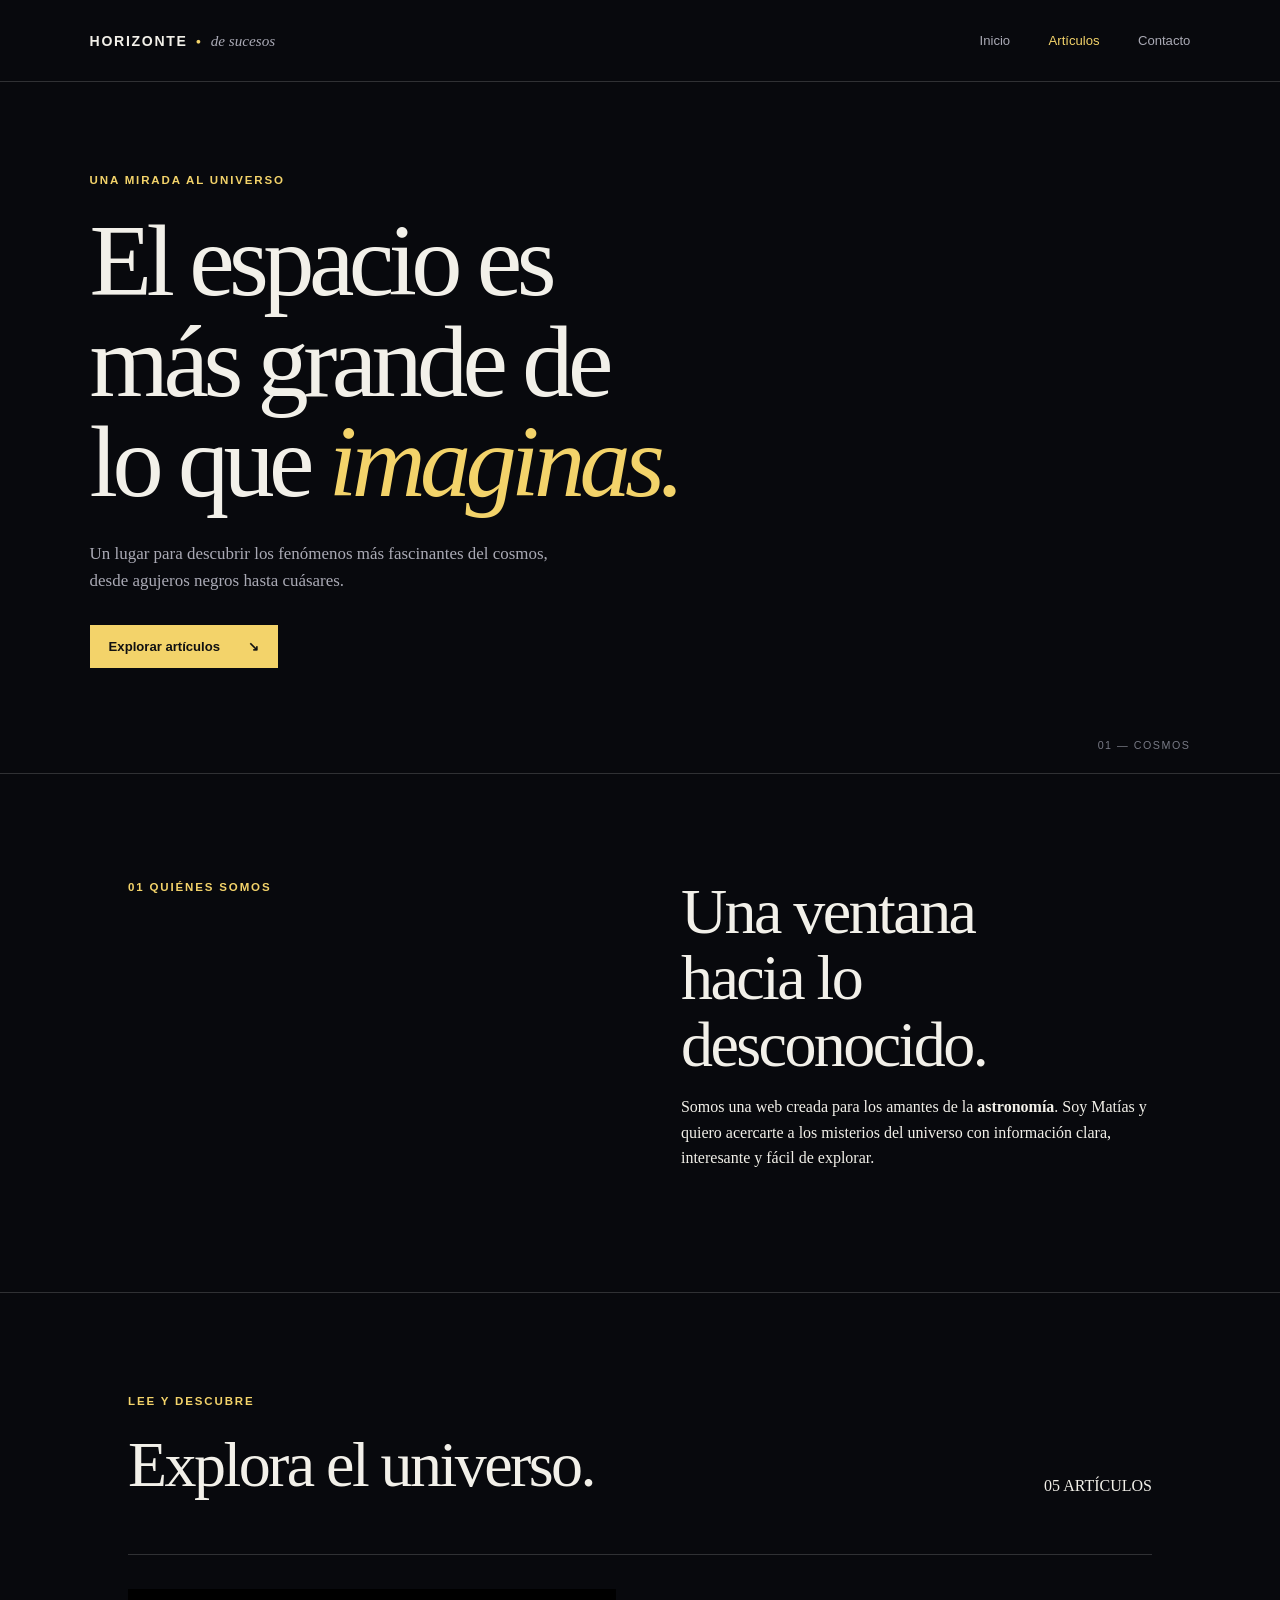
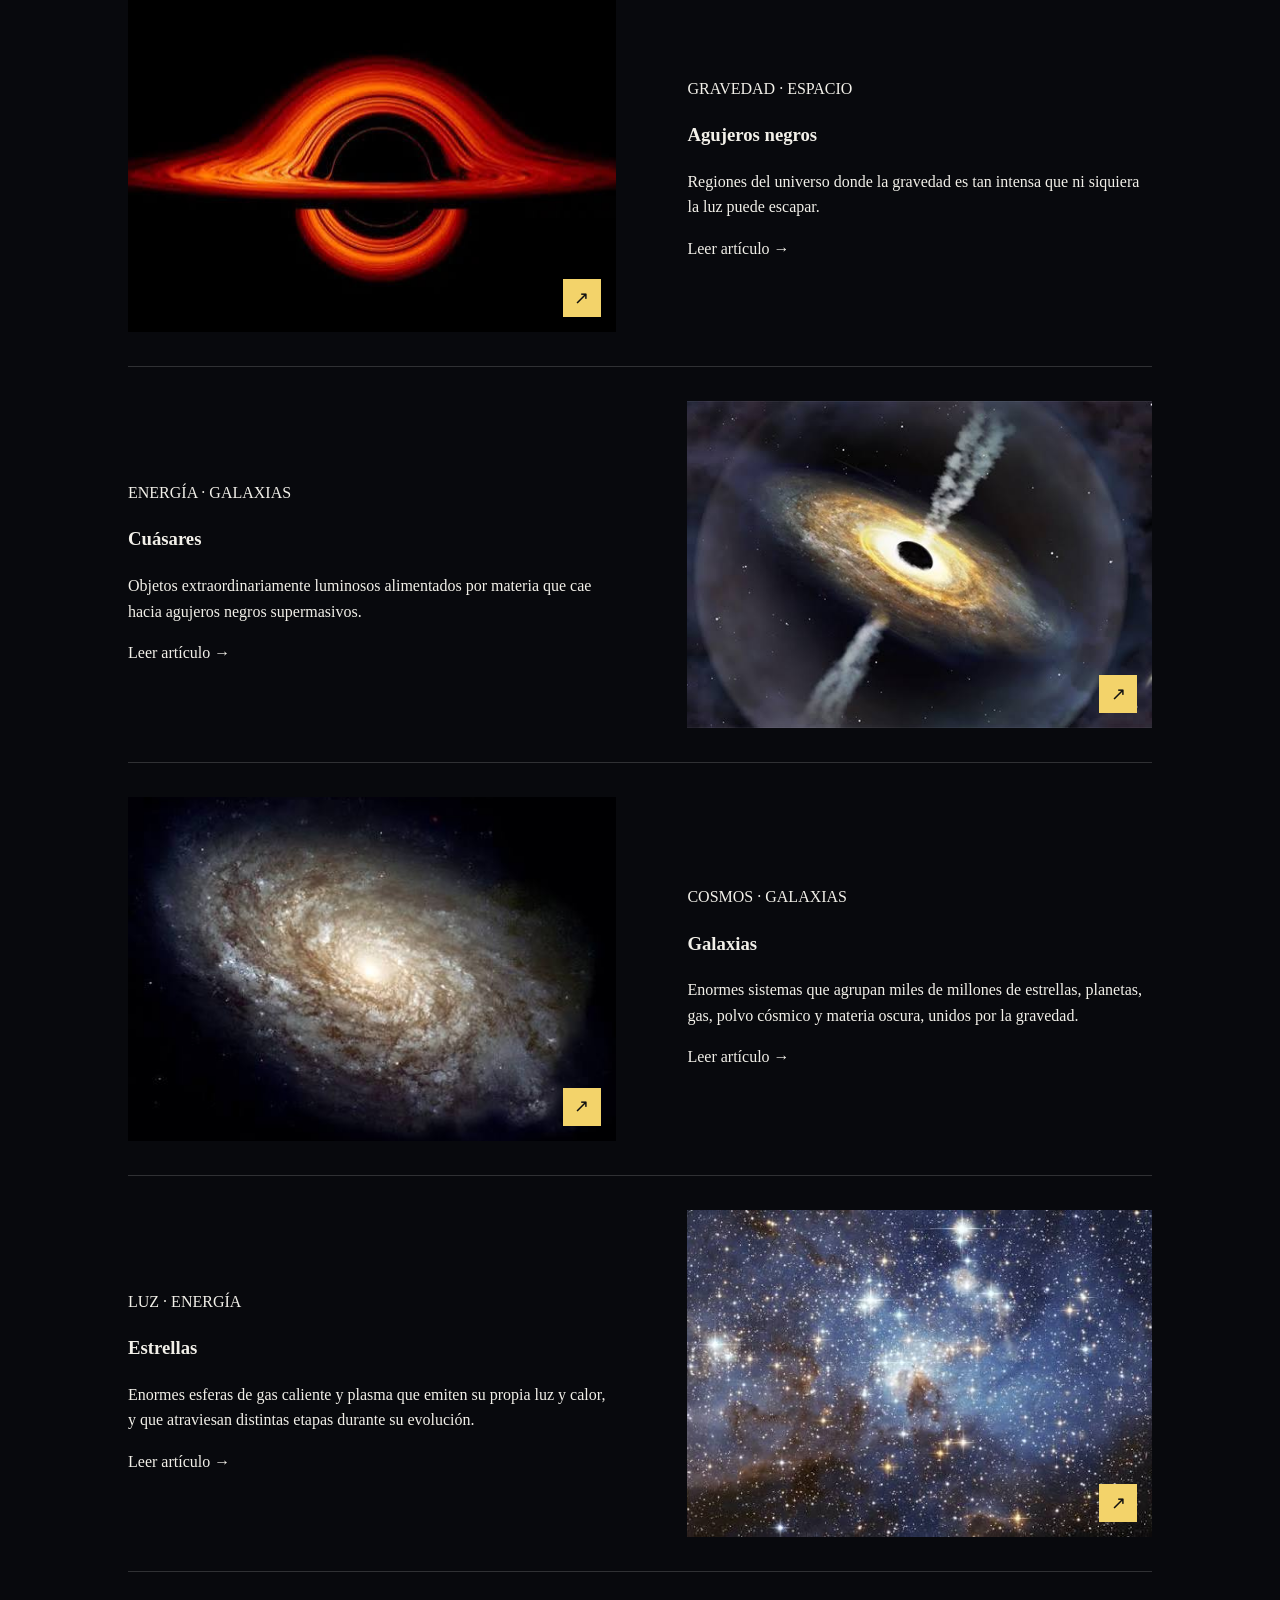
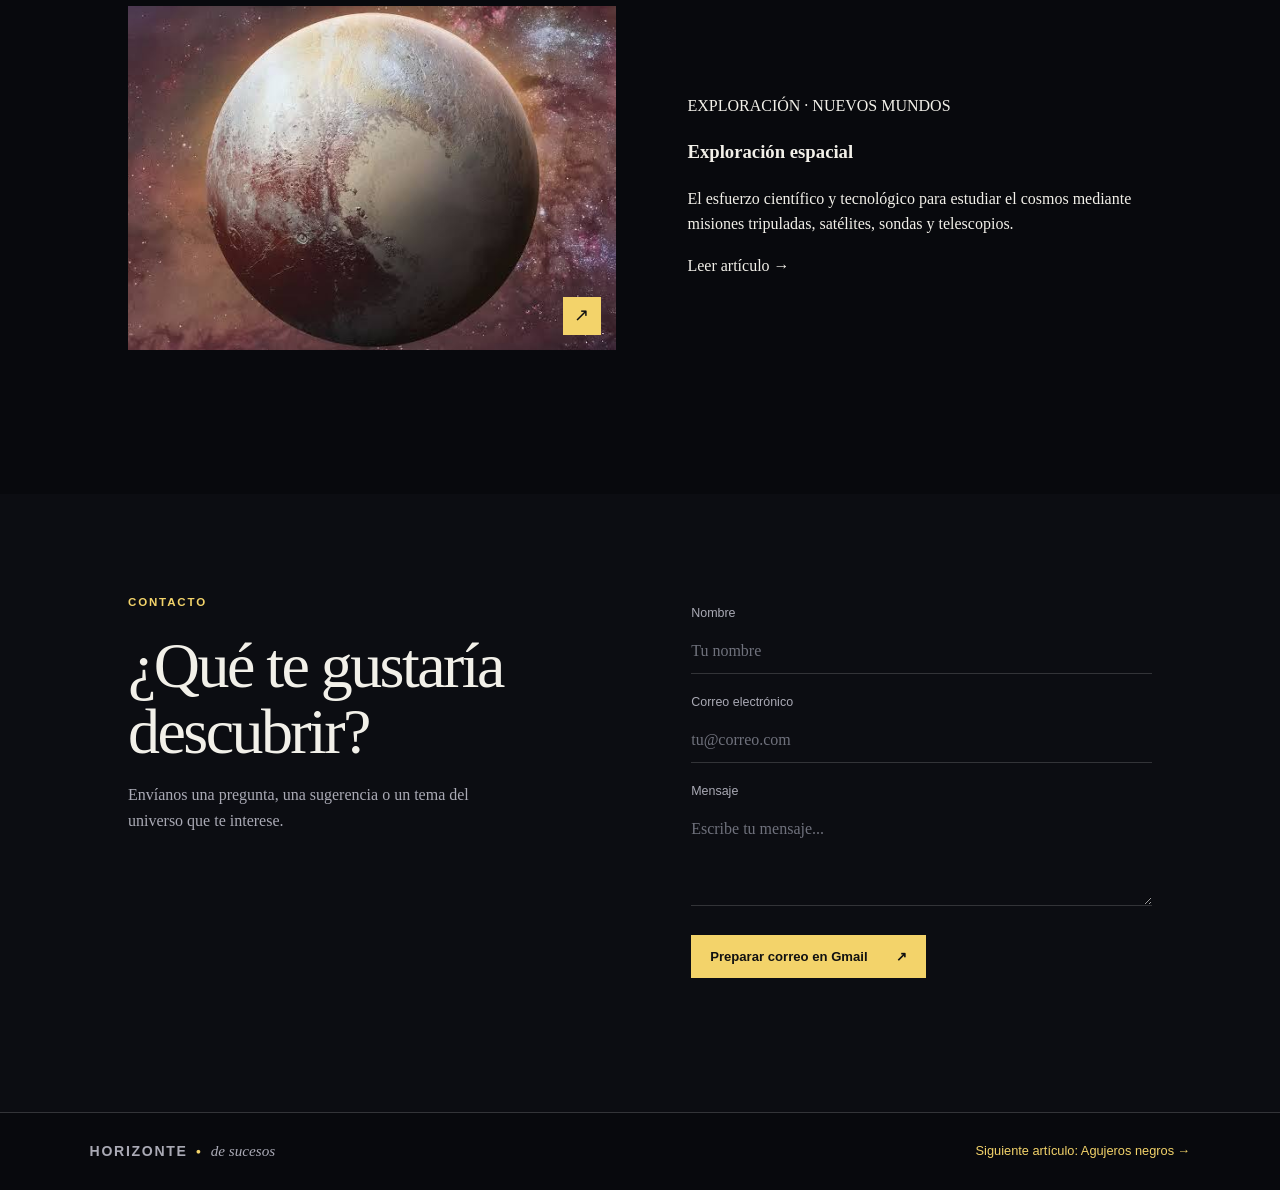
<file: index.html>
<!DOCTYPE html>
<html lang="es">
<head>
  <meta charset="UTF-8">
  <meta name="viewport" content="width=device-width, initial-scale=1.0">
  <title>Horizonte de Sucesos</title>
  <link rel="stylesheet" href="styles.css">
</head>

<body>
  <header class="barra-superior">
    <a class="logo" href="index.html">
      HORIZONTE <span class="logo-punto">●</span> <span class="logo-secundario">de sucesos</span>
    </a>

    <nav>
      <a href="index.html">Inicio</a>
      <a class="activo" href="index.html#articulos">Artículos</a>
      <a href="index.html#contacto">Contacto</a>
    </nav>
  </header>

  <main>
    <section class="portada">
      <div class="portada-texto">
        <p class="sobrelinea"><span></span> UNA MIRADA AL UNIVERSO</p>

        <h1>El espacio es<br>más grande de<br>lo que <em>imaginas.</em></h1>

        <p class="descripcion">
          Un lugar para descubrir los fenómenos más fascinantes
          del cosmos, desde agujeros negros hasta cuásares.
        </p>

        <a class="boton" href="#articulos">
          Explorar artículos <span>↘</span>
        </a>
      </div>

      <span class="numero-portada">01 — COSMOS</span>
    </section>

    <section class="sobre panel-linea">
      <div class="etiqueta-seccion">
        <span>01</span>
        <span>QUIÉNES SOMOS</span>
      </div>

      <div>
        <h2>Una ventana<br>hacia lo desconocido.</h2>
        <p>
          Somos una web creada para los amantes de la
          <strong id="Astronomia">astronomía</strong>.
          Soy Matías y quiero acercarte a los misterios del universo con
          información clara, interesante y fácil de explorar.
        </p>
      </div>
    </section>

    <section id="articulos" class="articulos">
      <div class="encabezado-seccion">
        <div>
          <p class="sobrelinea"><span></span> LEE Y DESCUBRE</p>
          <h2>Explora el universo<span class="punto-amarillo">.</span></h2>
        </div>
        <span class="contador">05 ARTÍCULOS</span>
      </div>

      <article class="articulo">
        <a class="articulo-imagen" href="agujeros_negros.html">
          <img src="agujeros_negros.jpeg" alt="Agujero negro rodeado por un disco de luz">
          <span class="flecha-imagen">↗</span>
        </a>

        <div class="articulo-info">
          <p class="categoria">GRAVEDAD · ESPACIO</p>
          <h3><a href="agujeros_negros.html">Agujeros negros</a></h3>
          <p>
            Regiones del universo donde la gravedad es tan intensa
            que ni siquiera la luz puede escapar.
          </p>
          <a class="leer-mas" href="agujeros_negros.html">
            Leer artículo <span>→</span>
          </a>
        </div>
      </article>

      <article class="articulo articulo-invertido">
        <a class="articulo-imagen" href="Cuasares.html">
          <img src="cuasares.jpeg" alt="Representación de un cuásar brillante">
          <span class="flecha-imagen">↗</span>
        </a>

        <div class="articulo-info">
          <p class="categoria">ENERGÍA · GALAXIAS</p>
          <h3><a href="Cuasares.html">Cuásares</a></h3>
          <p>
            Objetos extraordinariamente luminosos alimentados
            por materia que cae hacia agujeros negros supermasivos.
          </p>
          <a class="leer-mas" href="Cuasares.html">
            Leer artículo <span>→</span>
          </a>
        </div>
      </article>

      <article class="articulo">
        <a class="articulo-imagen" href="galaxias.html">
          <img src="galaxia.jpeg" alt="Imagen de una galaxia">
          <span class="flecha-imagen">↗</span>
        </a>

        <div class="articulo-info">
          <p class="categoria">COSMOS · GALAXIAS</p>
          <h3><a href="galaxias.html">Galaxias</a></h3>
          <p>
            Enormes sistemas que agrupan miles de millones de estrellas,
            planetas, gas, polvo cósmico y materia oscura, unidos por la gravedad.
          </p>
          <a class="leer-mas" href="galaxias.html">
            Leer artículo <span>→</span>
          </a>
        </div>
      </article>

      <article class="articulo articulo-invertido">
        <a class="articulo-imagen" href="estrellas.html">
          <img src="estrellas.jpeg" alt="Imagen de una nebulosa con estrellas">
          <span class="flecha-imagen">↗</span>
        </a>

        <div class="articulo-info">
          <p class="categoria">LUZ · ENERGÍA</p>
          <h3><a href="estrellas.html">Estrellas</a></h3>
          <p>
            Enormes esferas de gas caliente y plasma que emiten su propia luz
            y calor, y que atraviesan distintas etapas durante su evolución.
          </p>
          <a class="leer-mas" href="estrellas.html">
            Leer artículo <span>→</span>
          </a>
        </div>
      </article>

      <article class="articulo">
        <a class="articulo-imagen" href="exploracion_espacial.html">
          <img src="exploracion_espacial.jpeg" alt="Imagen de un planeta en el espacio">
          <span class="flecha-imagen">↗</span>
        </a>

        <div class="articulo-info">
          <p class="categoria">EXPLORACIÓN · NUEVOS MUNDOS</p>
          <h3><a href="exploracion_espacial.html">Exploración espacial</a></h3>
          <p>
            El esfuerzo científico y tecnológico para estudiar el cosmos
            mediante misiones tripuladas, satélites, sondas y telescopios.
          </p>
          <a class="leer-mas" href="exploracion_espacial.html">
            Leer artículo <span>→</span>
          </a>
        </div>
      </article>
    </section>

    <section id="contacto" class="contacto panel-linea">
      <div class="contacto-intro">
        <p class="sobrelinea"><span></span> CONTACTO</p>
        <h2>¿Qué te gustaría<br>descubrir?</h2>
        <p>
          Envíanos una pregunta, una sugerencia o un tema
          del universo que te interese.
        </p>
      </div>

      <form id="formulario" class="formulario">
        <label for="nombre">Nombre</label>
        <input id="nombre" name="nombre" type="text" placeholder="Tu nombre" required>

        <label for="correo">Correo electrónico</label>
        <input id="correo" name="correo" type="email" placeholder="tu@correo.com" required>

        <label for="texto-mensaje">Mensaje</label>
        <textarea id="texto-mensaje" name="mensaje" rows="4" placeholder="Escribe tu mensaje..." required></textarea>

        <button class="boton boton-enviar" type="submit">
          Preparar correo en Gmail <span>↗</span>
        </button>

        <p id="respuesta" class="respuesta" aria-live="polite"></p>
      </form>
    </section>
  </main>

  <footer class="pie">
    <a class="logo" href="index.html">
      HORIZONTE <span class="logo-punto">●</span> <span class="logo-secundario">de sucesos</span>
    </a>

    <a href="agujeros_negros.html">Siguiente artículo: Agujeros negros →</a>
  </footer>

  <script>
    const formulario = document.getElementById("formulario");
    const respuesta = document.getElementById("respuesta");

    formulario.addEventListener("submit", function(evento) {
      evento.preventDefault();

      const nombre = document.getElementById("nombre").value.trim();
      const correo = document.getElementById("correo").value.trim();
      const mensaje = document.getElementById("texto-mensaje").value.trim();
      const destinatario = "a.matias.gonzalez.8a@gmail.com";

      const asunto = "Mensaje desde Horizonte de Sucesos";
      const cuerpo =
        "Nombre: " + nombre + "\n" +
        "Correo de contacto: " + correo + "\n\n" +
        "Mensaje:\n" + mensaje;

      const url = "https://mail.google.com/mail/?view=cm&fs=1" +
        "&to=" + encodeURIComponent(destinatario) +
        "&su=" + encodeURIComponent(asunto) +
        "&body=" + encodeURIComponent(cuerpo);

      respuesta.textContent = "Abriendo Gmail con el mensaje preparado. Revísalo y pulsa Enviar allí.";
      window.location.href = url;
    });
  </script>
</body>
</html>
</file>
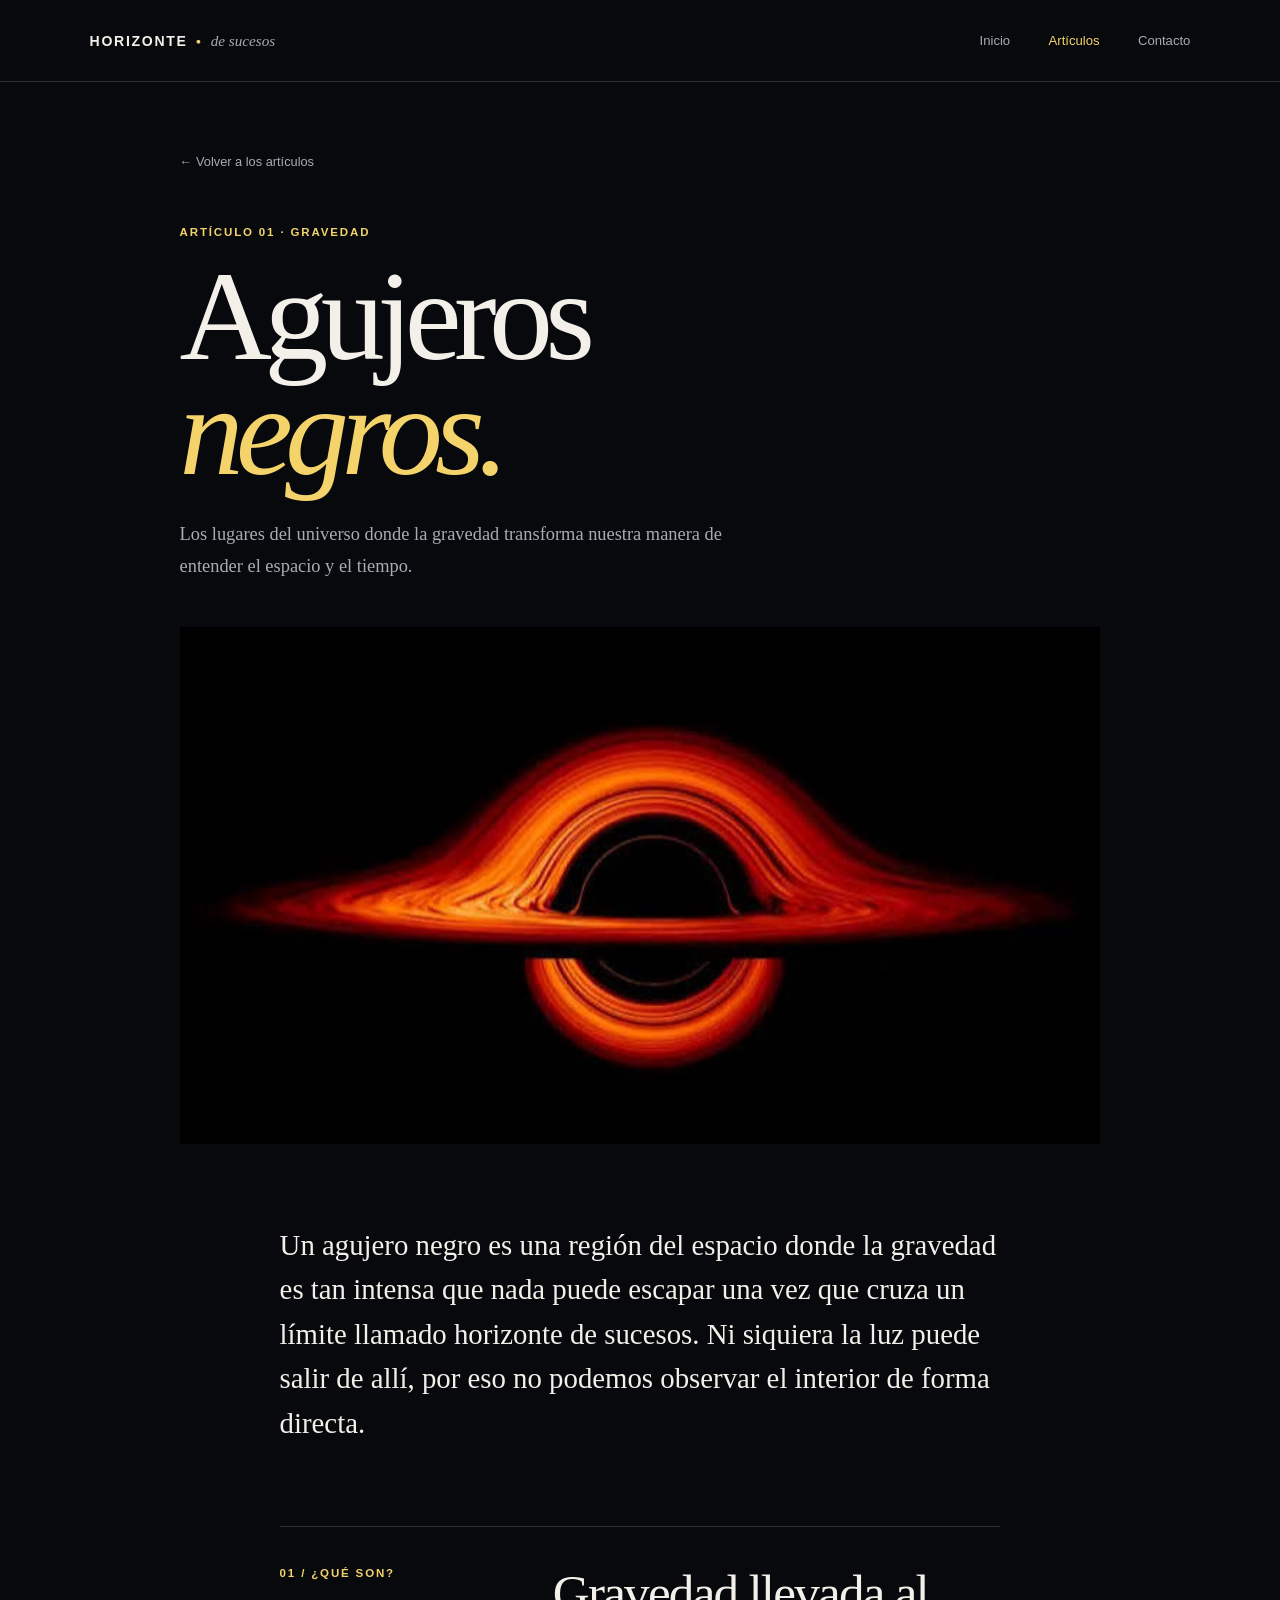
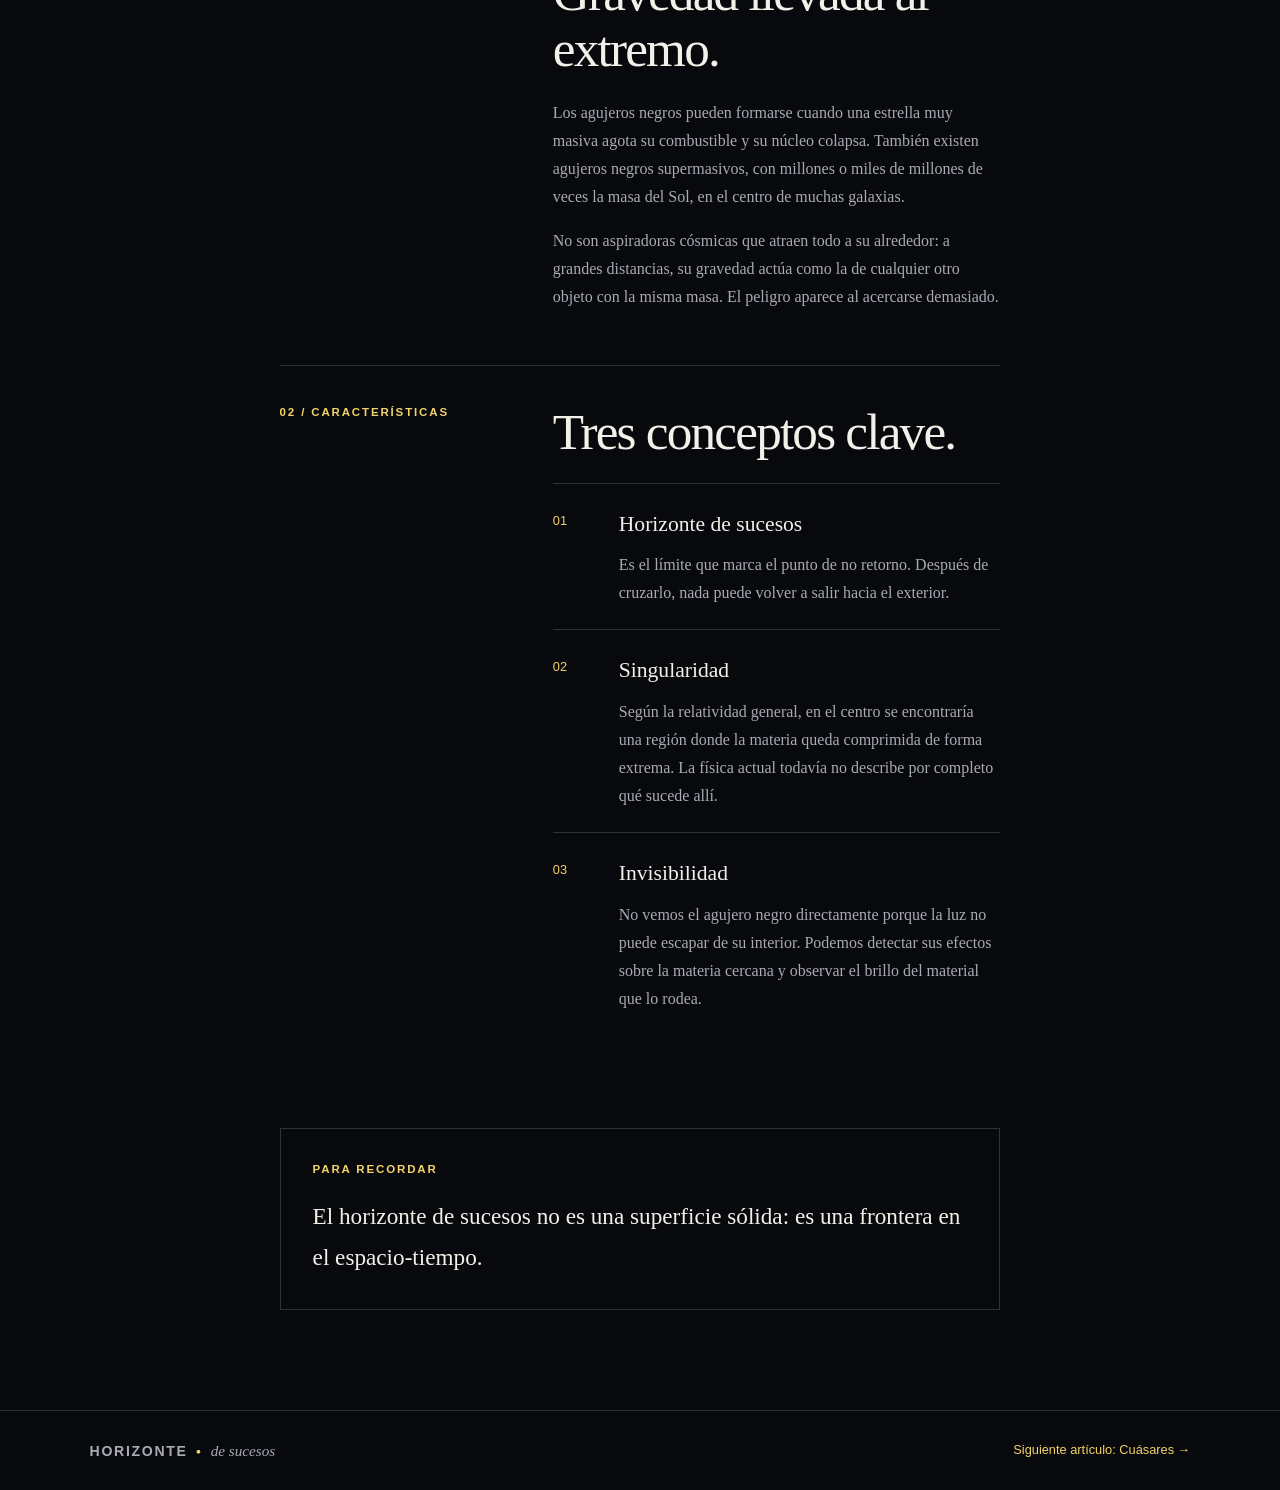
<file: agujeros_negros.html>
<!DOCTYPE html>
<html lang="es">
<head><meta charset="UTF-8"><meta name="viewport" content="width=device-width, initial-scale=1.0"><title>Agujeros negros | Horizonte de Sucesos</title><link rel="stylesheet" href="styles2.css"></head>
<body>
<header class="barra-superior"><a class="logo" href="index.html">HORIZONTE <span class="logo-punto">●</span> <span class="logo-secundario">de sucesos</span></a><nav><a href="index.html">Inicio</a><a class="activo" href="index.html#articulos">Artículos</a><a href="index.html#contacto">Contacto</a></nav></header>
<main>
<section class="articulo-portada"><a class="volver" href="index.html#articulos">← Volver a los artículos</a><p class="etiqueta-seccion">ARTÍCULO 01 · GRAVEDAD</p><h1>Agujeros<br><em>negros.</em></h1><p class="bajada">Los lugares del universo donde la gravedad transforma nuestra manera de entender el espacio y el tiempo.</p><img class="imagen-principal" src="agujeros_negros.jpeg" alt="Ilustración de un agujero negro rodeado por un disco brillante"></section>
<article class="contenido-articulo">
<p class="introduccion">Un agujero negro es una región del espacio donde la gravedad es tan intensa que nada puede escapar una vez que cruza un límite llamado horizonte de sucesos. Ni siquiera la luz puede salir de allí, por eso no podemos observar el interior de forma directa.</p>
<section class="bloque-articulo"><p class="etiqueta-seccion">01 / ¿QUÉ SON?</p><div><h2>Gravedad llevada al extremo.</h2><p>Los agujeros negros pueden formarse cuando una estrella muy masiva agota su combustible y su núcleo colapsa. También existen agujeros negros supermasivos, con millones o miles de millones de veces la masa del Sol, en el centro de muchas galaxias.</p><p>No son aspiradoras cósmicas que atraen todo a su alrededor: a grandes distancias, su gravedad actúa como la de cualquier otro objeto con la misma masa. El peligro aparece al acercarse demasiado.</p></div></section>
<section class="bloque-articulo"><p class="etiqueta-seccion">02 / CARACTERÍSTICAS</p><div><h2>Tres conceptos clave.</h2>
<div class="caracteristica"><span class="numero">01</span><div><h3>Horizonte de sucesos</h3><p>Es el límite que marca el punto de no retorno. Después de cruzarlo, nada puede volver a salir hacia el exterior.</p></div></div>
<div class="caracteristica"><span class="numero">02</span><div><h3>Singularidad</h3><p>Según la relatividad general, en el centro se encontraría una región donde la materia queda comprimida de forma extrema. La física actual todavía no describe por completo qué sucede allí.</p></div></div>
<div class="caracteristica"><span class="numero">03</span><div><h3>Invisibilidad</h3><p>No vemos el agujero negro directamente porque la luz no puede escapar de su interior. Podemos detectar sus efectos sobre la materia cercana y observar el brillo del material que lo rodea.</p></div></div>
</div></section>
<section class="dato-final"><p class="etiqueta-seccion">PARA RECORDAR</p><p>El horizonte de sucesos no es una superficie sólida: es una frontera en el espacio-tiempo.</p></section>
</article></main>
<footer class="pie"><a class="logo" href="index.html">HORIZONTE <span class="logo-punto">●</span> <span class="logo-secundario">de sucesos</span></a><a href="Cuasares.html">Siguiente artículo: Cuásares →</a></footer>
</body></html>
</file>
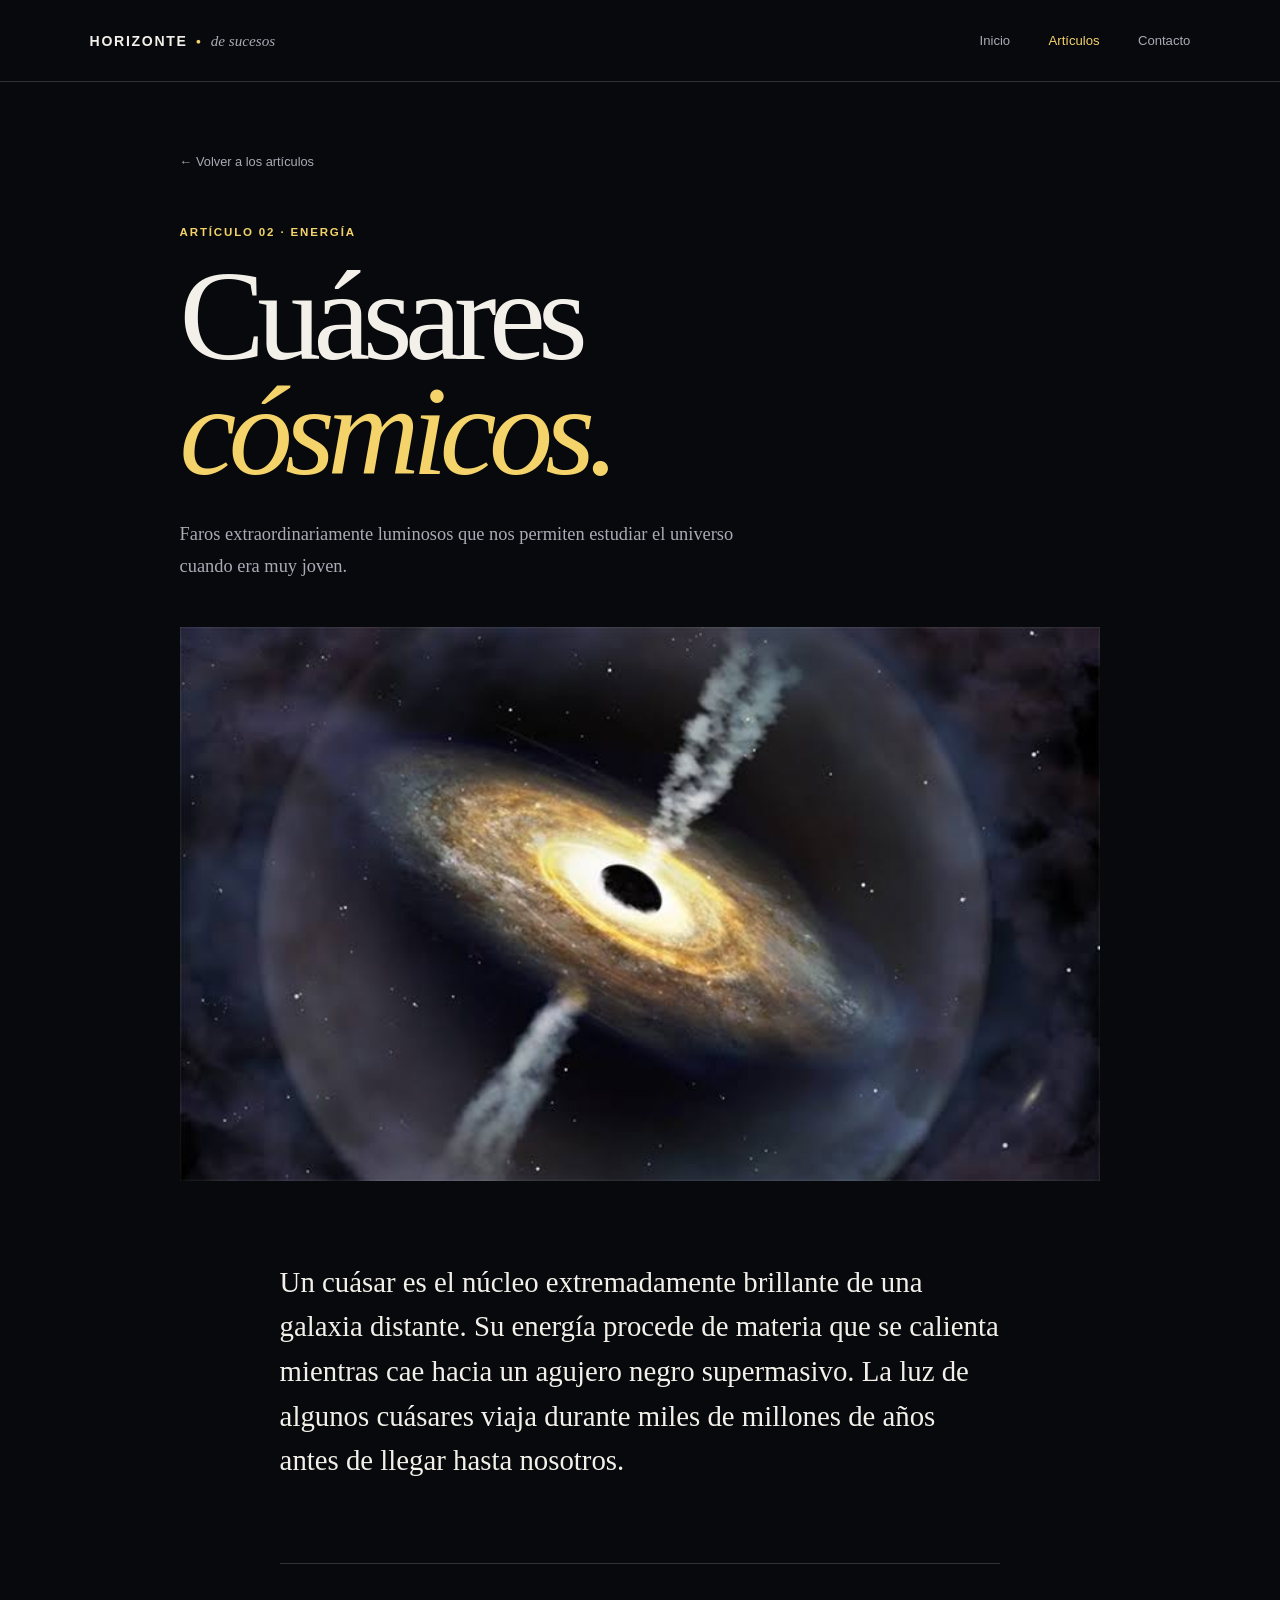
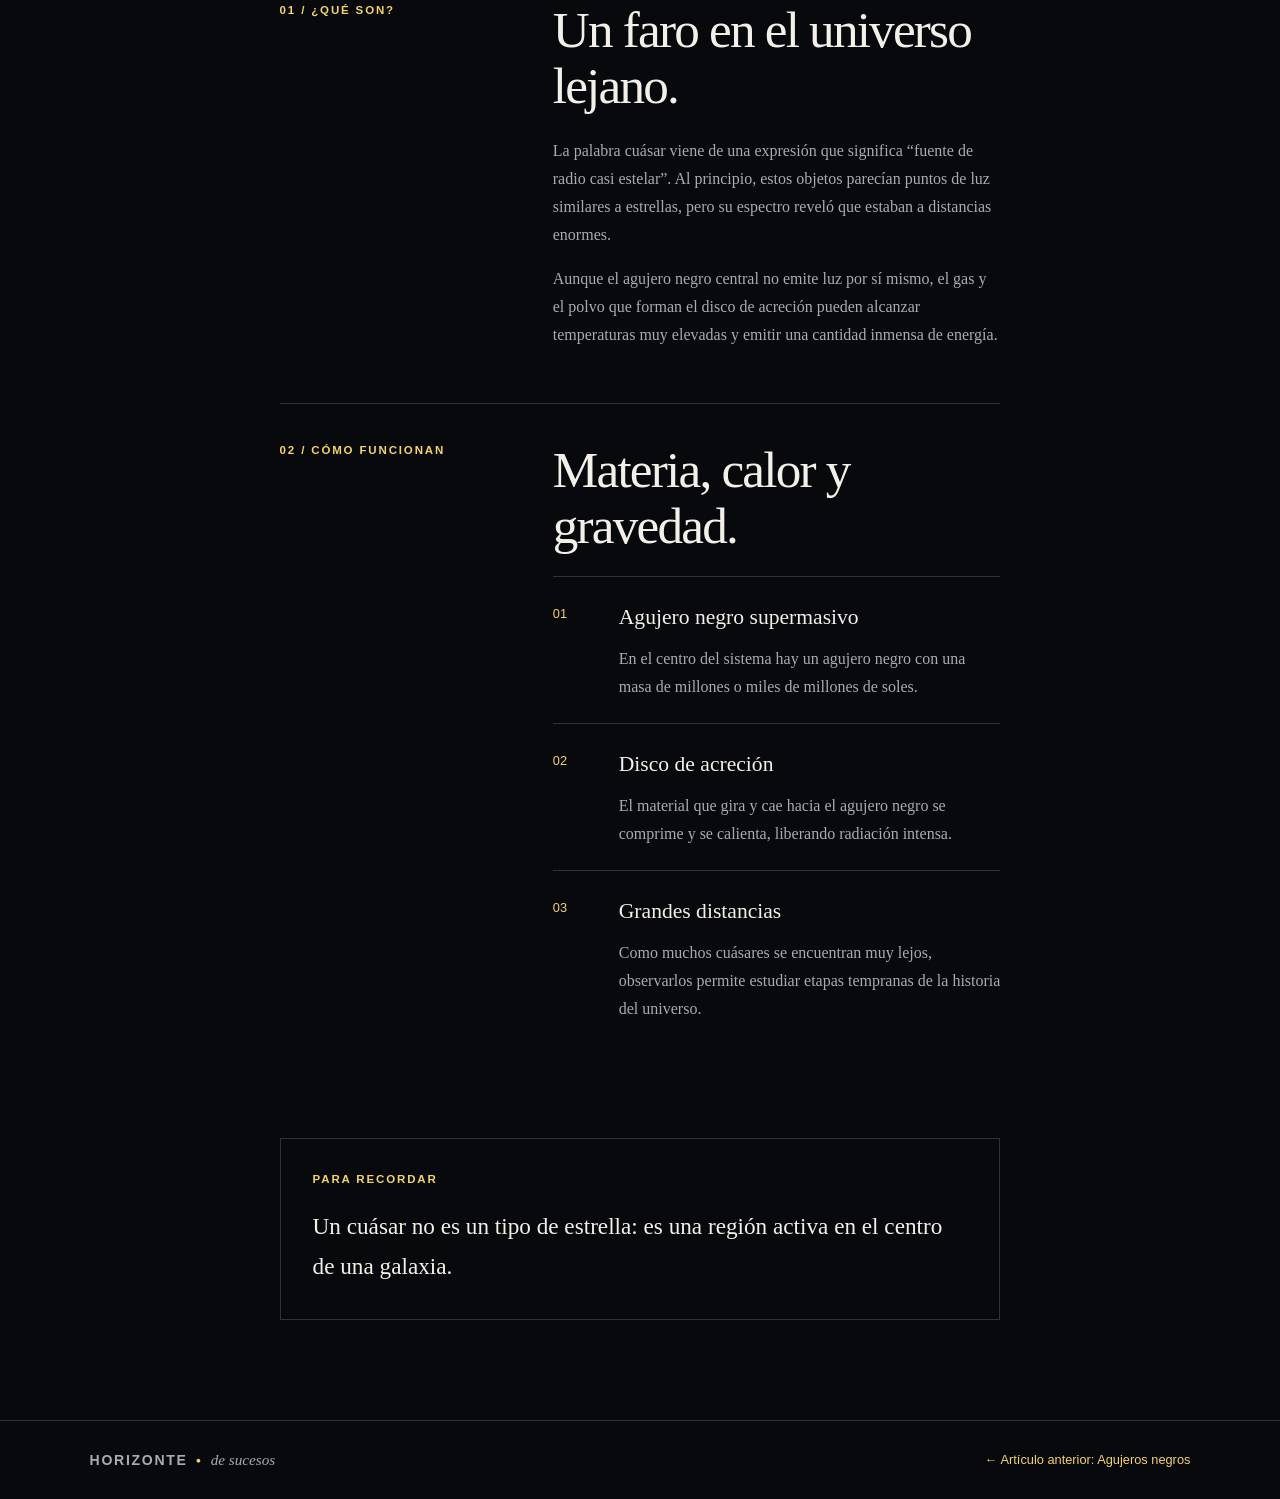
<file: Cuasares.html>
<!DOCTYPE html>
<html lang="es">
<head><meta charset="UTF-8"><meta name="viewport" content="width=device-width, initial-scale=1.0"><title>Cuásares | Horizonte de Sucesos</title><link rel="stylesheet" href="styles2.css"></head>
<body>
<header class="barra-superior"><a class="logo" href="index.html">HORIZONTE <span class="logo-punto">●</span> <span class="logo-secundario">de sucesos</span></a><nav><a href="index.html">Inicio</a><a class="activo" href="index.html#articulos">Artículos</a><a href="index.html#contacto">Contacto</a></nav></header>
<main>
<section class="articulo-portada"><a class="volver" href="index.html#articulos">← Volver a los artículos</a><p class="etiqueta-seccion">ARTÍCULO 02 · ENERGÍA</p><h1>Cuá<span>s</span>ares<br><em>cósmicos.</em></h1><p class="bajada">Faros extraordinariamente luminosos que nos permiten estudiar el universo cuando era muy joven.</p><img class="imagen-principal" src="cuasares.jpeg" alt="Ilustración de un cuásar brillante en el espacio"></section>
<article class="contenido-articulo">
<p class="introduccion">Un cuásar es el núcleo extremadamente brillante de una galaxia distante. Su energía procede de materia que se calienta mientras cae hacia un agujero negro supermasivo. La luz de algunos cuásares viaja durante miles de millones de años antes de llegar hasta nosotros.</p>
<section class="bloque-articulo"><p class="etiqueta-seccion">01 / ¿QUÉ SON?</p><div><h2>Un faro en el universo lejano.</h2><p>La palabra cuásar viene de una expresión que significa “fuente de radio casi estelar”. Al principio, estos objetos parecían puntos de luz similares a estrellas, pero su espectro reveló que estaban a distancias enormes.</p><p>Aunque el agujero negro central no emite luz por sí mismo, el gas y el polvo que forman el disco de acreción pueden alcanzar temperaturas muy elevadas y emitir una cantidad inmensa de energía.</p></div></section>
<section class="bloque-articulo"><p class="etiqueta-seccion">02 / CÓMO FUNCIONAN</p><div><h2>Materia, calor y gravedad.</h2>
<div class="caracteristica"><span class="numero">01</span><div><h3>Agujero negro supermasivo</h3><p>En el centro del sistema hay un agujero negro con una masa de millones o miles de millones de soles.</p></div></div>
<div class="caracteristica"><span class="numero">02</span><div><h3>Disco de acreción</h3><p>El material que gira y cae hacia el agujero negro se comprime y se calienta, liberando radiación intensa.</p></div></div>
<div class="caracteristica"><span class="numero">03</span><div><h3>Grandes distancias</h3><p>Como muchos cuásares se encuentran muy lejos, observarlos permite estudiar etapas tempranas de la historia del universo.</p></div></div>
</div></section>
<section class="dato-final"><p class="etiqueta-seccion">PARA RECORDAR</p><p>Un cuásar no es un tipo de estrella: es una región activa en el centro de una galaxia.</p></section>
</article></main>
<footer class="pie"><a class="logo" href="index.html">HORIZONTE <span class="logo-punto">●</span> <span class="logo-secundario">de sucesos</span></a><a href="agujeros_negros.html">← Artículo anterior: Agujeros negros</a></footer>
</body></html>
</file>
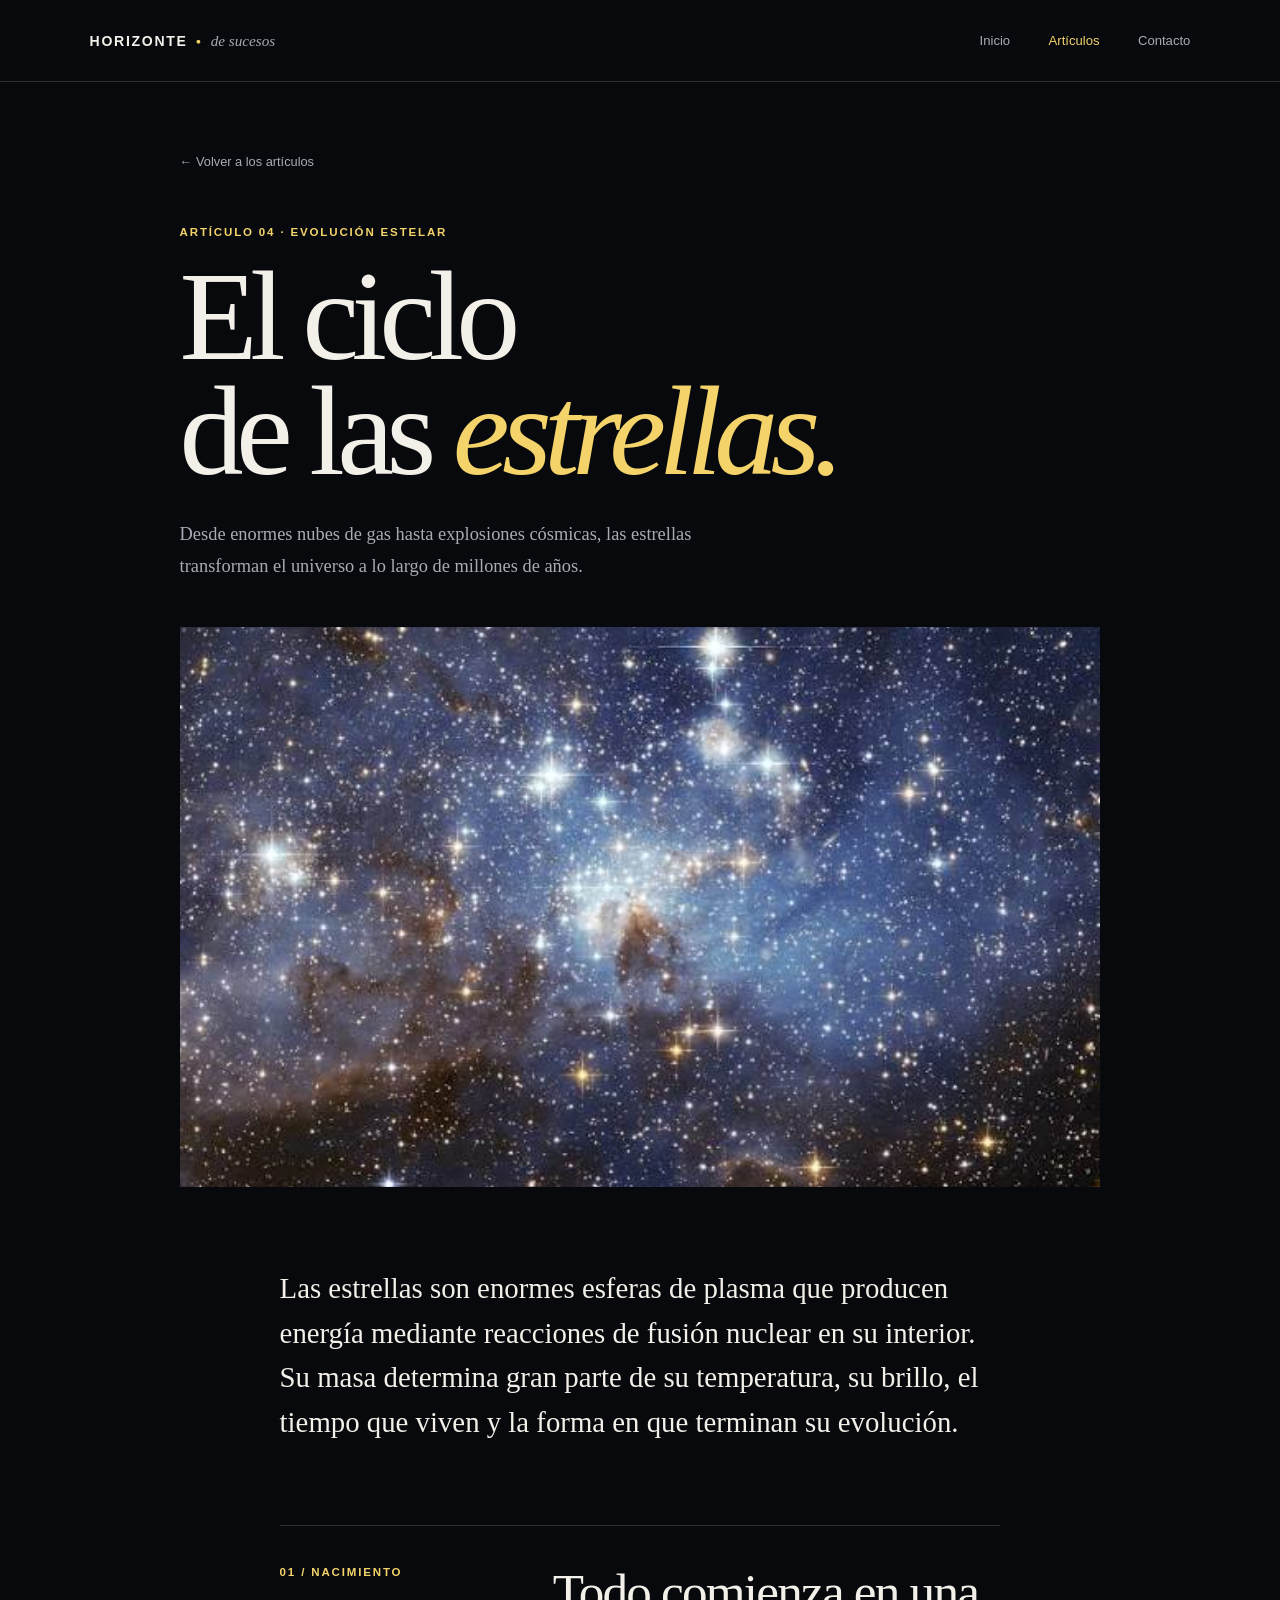
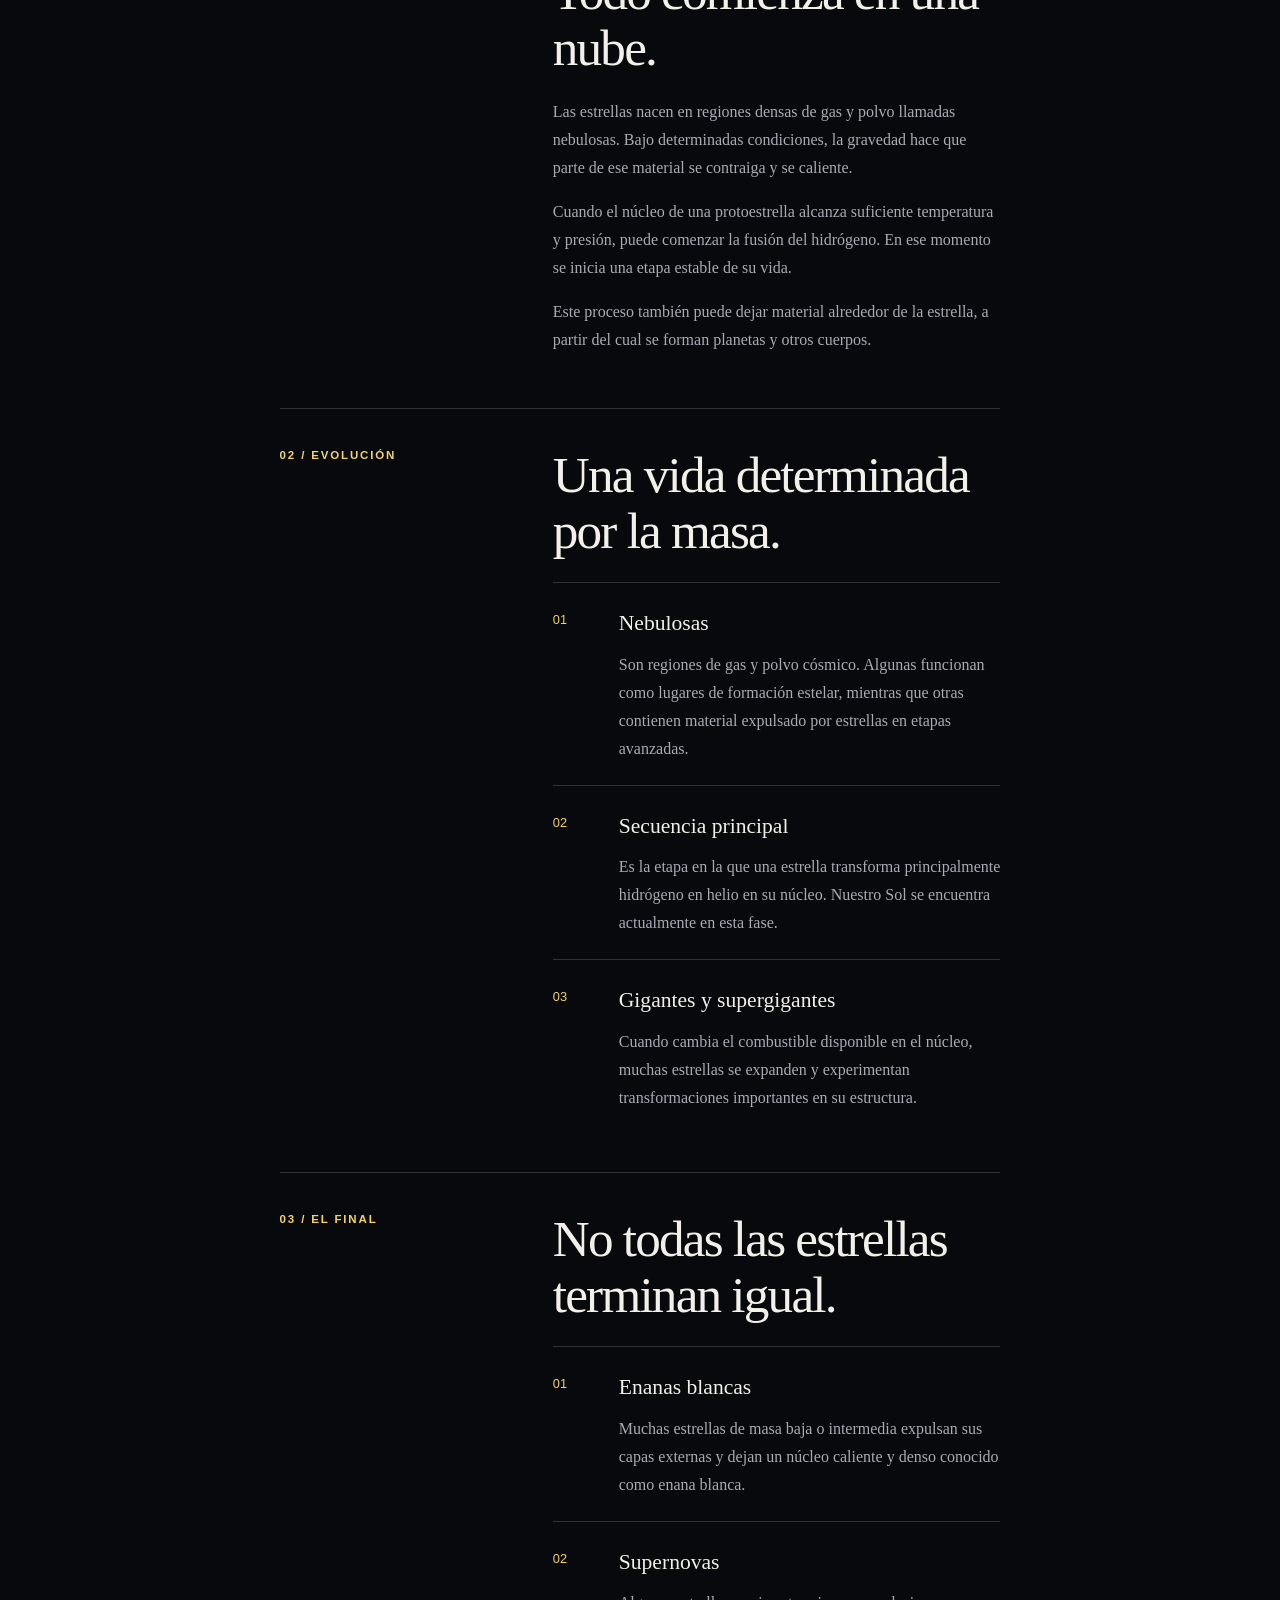
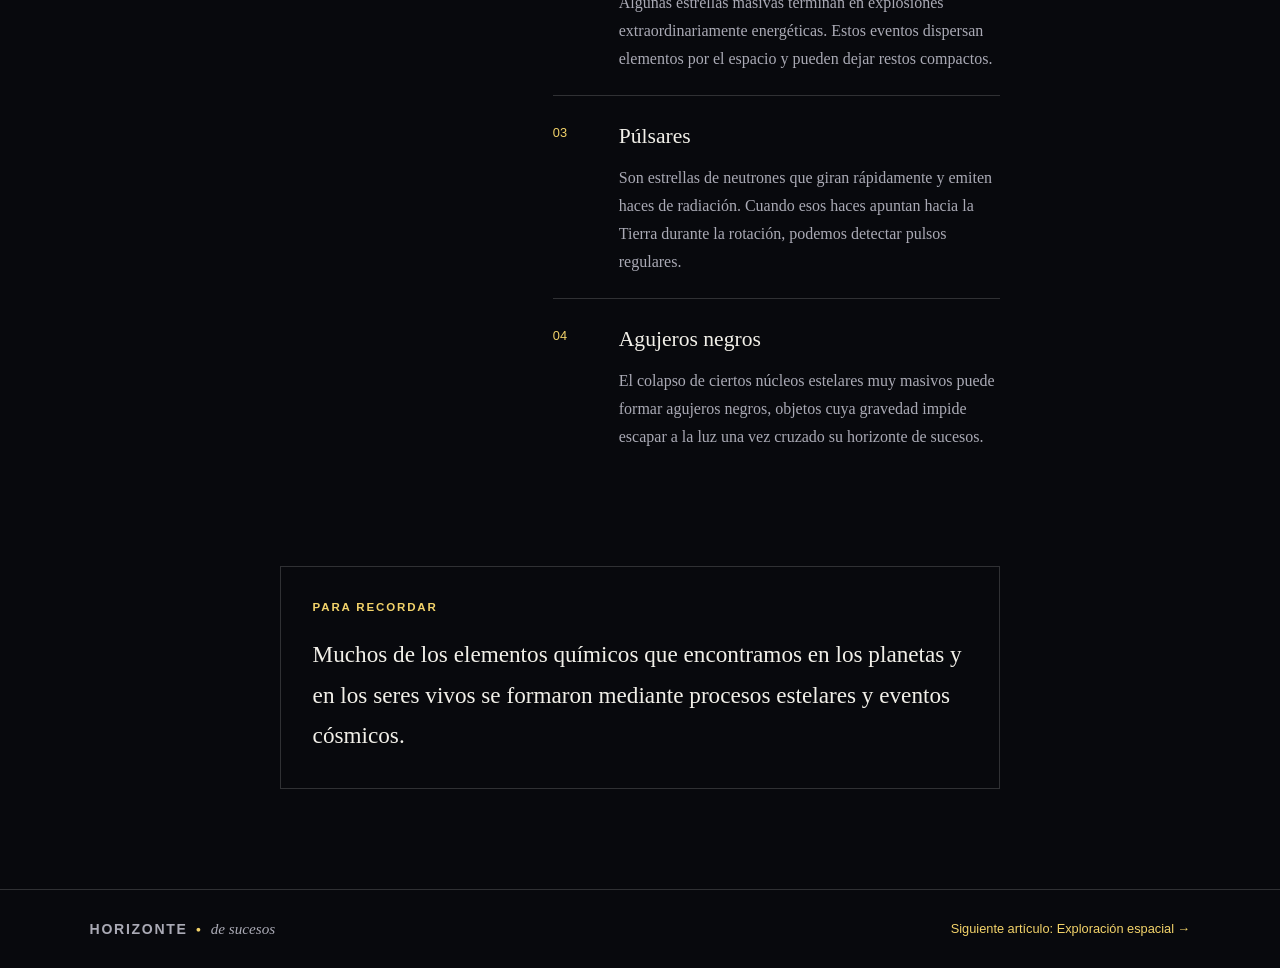
<file: estrellas.html>
<!DOCTYPE html>
<html lang="es">

<head>
    <meta charset="UTF-8">
    <meta name="viewport" content="width=device-width, initial-scale=1.0">
    <title>Estrellas | Horizonte de Sucesos</title>
    <link rel="stylesheet" href="styles2.css">
</head>

<body>

    <header class="barra-superior">
        <a class="logo" href="index.html">HORIZONTE <span class="logo-punto">●</span> <span class="logo-secundario">de sucesos</span></a>

        <nav>
            <a href="index.html">Inicio</a>
            <a class="activo" href="index.html#articulos">Artículos</a>
            <a href="index.html#contacto">Contacto</a>
        </nav>
    </header>

    <main>

        <section class="articulo-portada">
            <a class="volver" href="index.html#articulos">← Volver a los artículos</a>

            <p class="etiqueta-seccion">ARTÍCULO 04 · EVOLUCIÓN ESTELAR</p>

            <h1>El ciclo<br>de las <em>estrellas.</em></h1>

            <p class="bajada">
                Desde enormes nubes de gas hasta explosiones cósmicas, las estrellas transforman el universo a lo largo de millones de años.
            </p>

            <img class="imagen-principal" src="estrellas.jpeg" alt="Estrellas brillantes y nubes de gas en una nebulosa">

        </section>

        <article class="contenido-articulo">

            <p class="introduccion">
                Las estrellas son enormes esferas de plasma que producen energía mediante reacciones de fusión nuclear en su interior. Su masa determina gran parte de su temperatura, su brillo, el tiempo que viven y la forma en que terminan su evolución.
            </p>

            <section class="bloque-articulo">
                <p class="etiqueta-seccion">01 / NACIMIENTO</p>

                <div>
                    <h2>Todo comienza en una nube.</h2>

                    <p>
                        Las estrellas nacen en regiones densas de gas y polvo llamadas nebulosas. Bajo determinadas condiciones, la gravedad hace que parte de ese material se contraiga y se caliente.
                    </p>

                    <p>
                        Cuando el núcleo de una protoestrella alcanza suficiente temperatura y presión, puede comenzar la fusión del hidrógeno. En ese momento se inicia una etapa estable de su vida.
                    </p>

                    <p>
                        Este proceso también puede dejar material alrededor de la estrella, a partir del cual se forman planetas y otros cuerpos.
                    </p>
                </div>
            </section>

            <section class="bloque-articulo">
                <p class="etiqueta-seccion">02 / EVOLUCIÓN</p>

                <div>
                    <h2>Una vida determinada por la masa.</h2>

                    <div class="caracteristica">
                        <span class="numero">01</span>

                        <div>
                            <h3>Nebulosas</h3>
                            <p>
                                Son regiones de gas y polvo cósmico. Algunas funcionan como lugares de formación estelar, mientras que otras contienen material expulsado por estrellas en etapas avanzadas.
                            </p>
                        </div>
                    </div>

                    <div class="caracteristica">
                        <span class="numero">02</span>

                        <div>
                            <h3>Secuencia principal</h3>
                            <p>
                                Es la etapa en la que una estrella transforma principalmente hidrógeno en helio en su núcleo. Nuestro Sol se encuentra actualmente en esta fase.
                            </p>
                        </div>
                    </div>

                    <div class="caracteristica">
                        <span class="numero">03</span>

                        <div>
                            <h3>Gigantes y supergigantes</h3>
                            <p>
                                Cuando cambia el combustible disponible en el núcleo, muchas estrellas se expanden y experimentan transformaciones importantes en su estructura.
                            </p>
                        </div>
                    </div>

                </div>
            </section>

            <section class="bloque-articulo">
                <p class="etiqueta-seccion">03 / EL FINAL</p>

                <div>
                    <h2>No todas las estrellas terminan igual.</h2>

                    <div class="caracteristica">
                        <span class="numero">01</span>

                        <div>
                            <h3>Enanas blancas</h3>
                            <p>
                                Muchas estrellas de masa baja o intermedia expulsan sus capas externas y dejan un núcleo caliente y denso conocido como enana blanca.
                            </p>
                        </div>
                    </div>

                    <div class="caracteristica">
                        <span class="numero">02</span>

                        <div>
                            <h3>Supernovas</h3>
                            <p>
                                Algunas estrellas masivas terminan en explosiones extraordinariamente energéticas. Estos eventos dispersan elementos por el espacio y pueden dejar restos compactos.
                            </p>
                        </div>
                    </div>

                    <div class="caracteristica">
                        <span class="numero">03</span>

                        <div>
                            <h3>Púlsares</h3>
                            <p>
                                Son estrellas de neutrones que giran rápidamente y emiten haces de radiación. Cuando esos haces apuntan hacia la Tierra durante la rotación, podemos detectar pulsos regulares.
                            </p>
                        </div>
                    </div>

                    <div class="caracteristica">
                        <span class="numero">04</span>

                        <div>
                            <h3>Agujeros negros</h3>
                            <p>
                                El colapso de ciertos núcleos estelares muy masivos puede formar agujeros negros, objetos cuya gravedad impide escapar a la luz una vez cruzado su horizonte de sucesos.
                            </p>
                        </div>
                    </div>

                </div>
            </section>

            <section class="dato-final">
                <p class="etiqueta-seccion">PARA RECORDAR</p>
                <p>
                    Muchos de los elementos químicos que encontramos en los planetas y en los seres vivos se formaron mediante procesos estelares y eventos cósmicos.
                </p>
            </section>

        </article>

    </main>

    <footer class="pie">
        <a class="logo" href="index.html">HORIZONTE <span class="logo-punto">●</span> <span class="logo-secundario">de sucesos</span></a>

        <a href="exploracion_espacial.html">Siguiente artículo: Exploración espacial →</a>
    </footer>

</body>
</html>
</file>
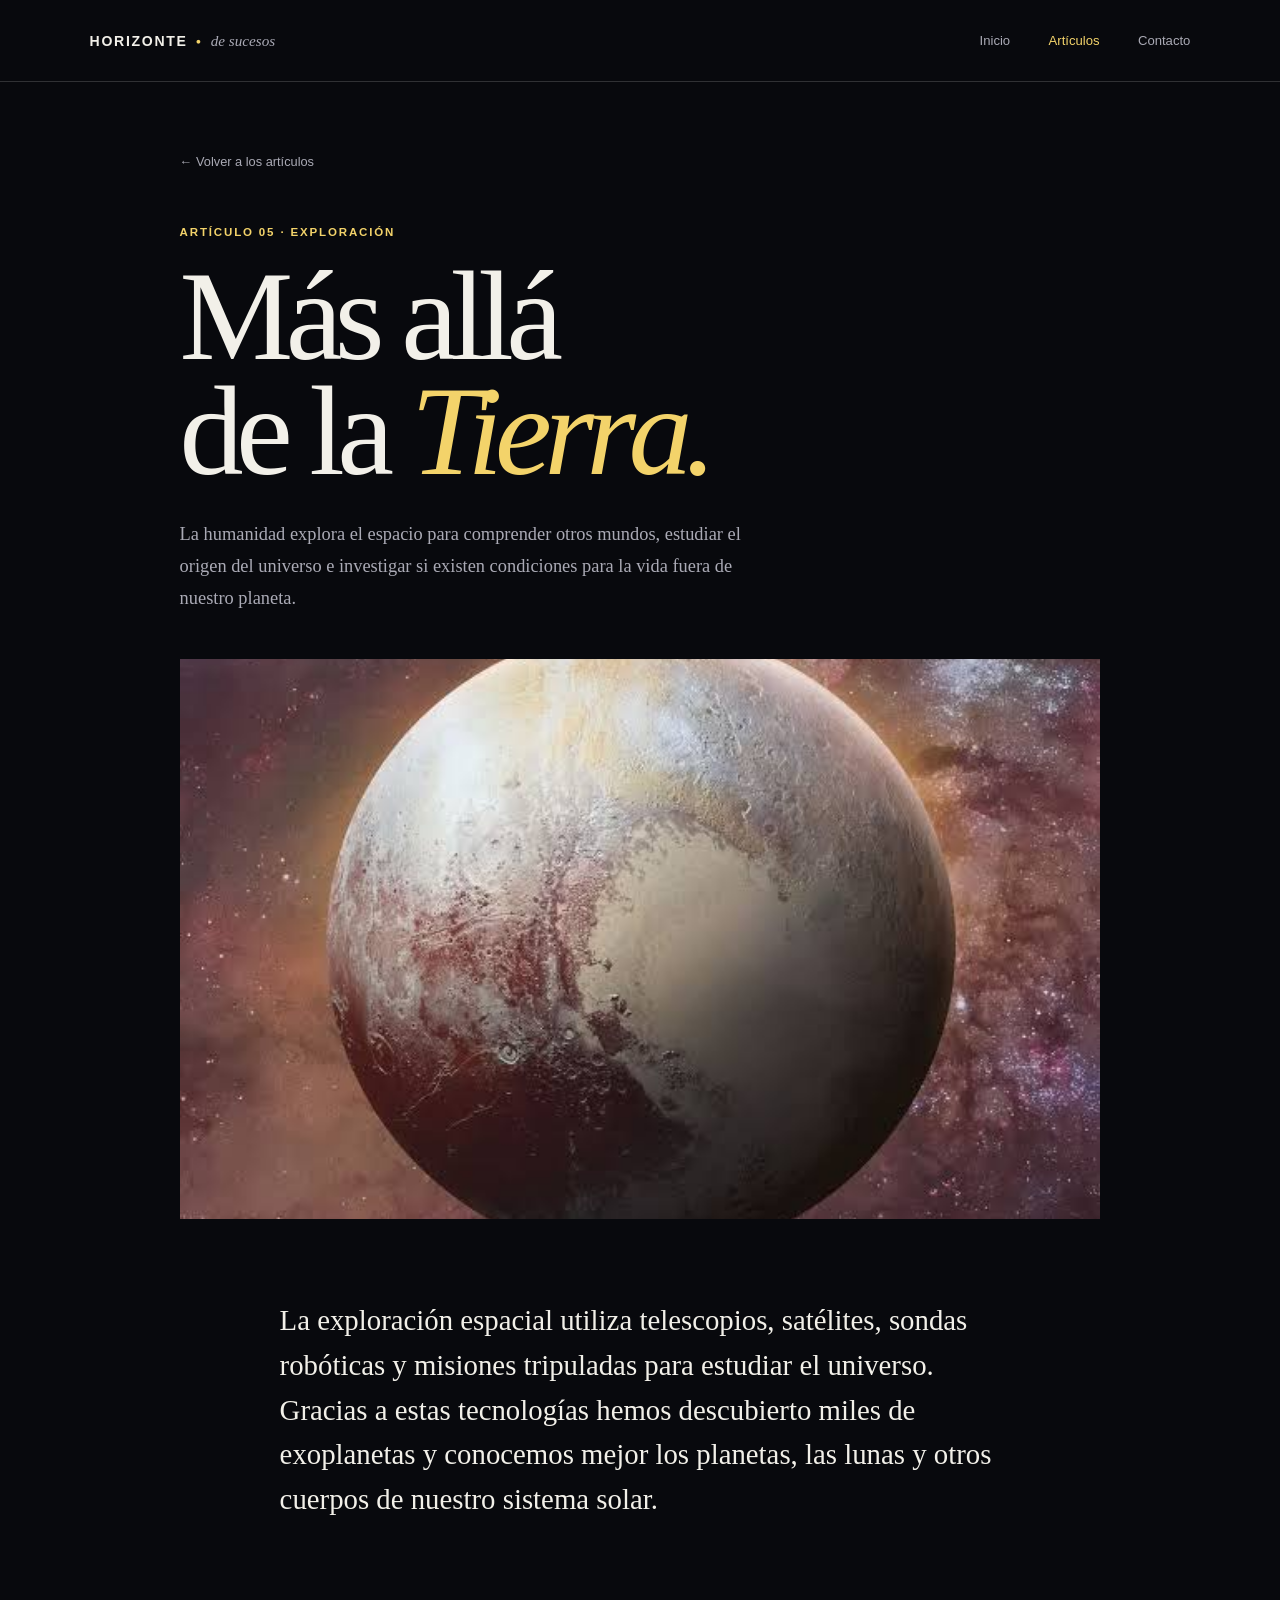
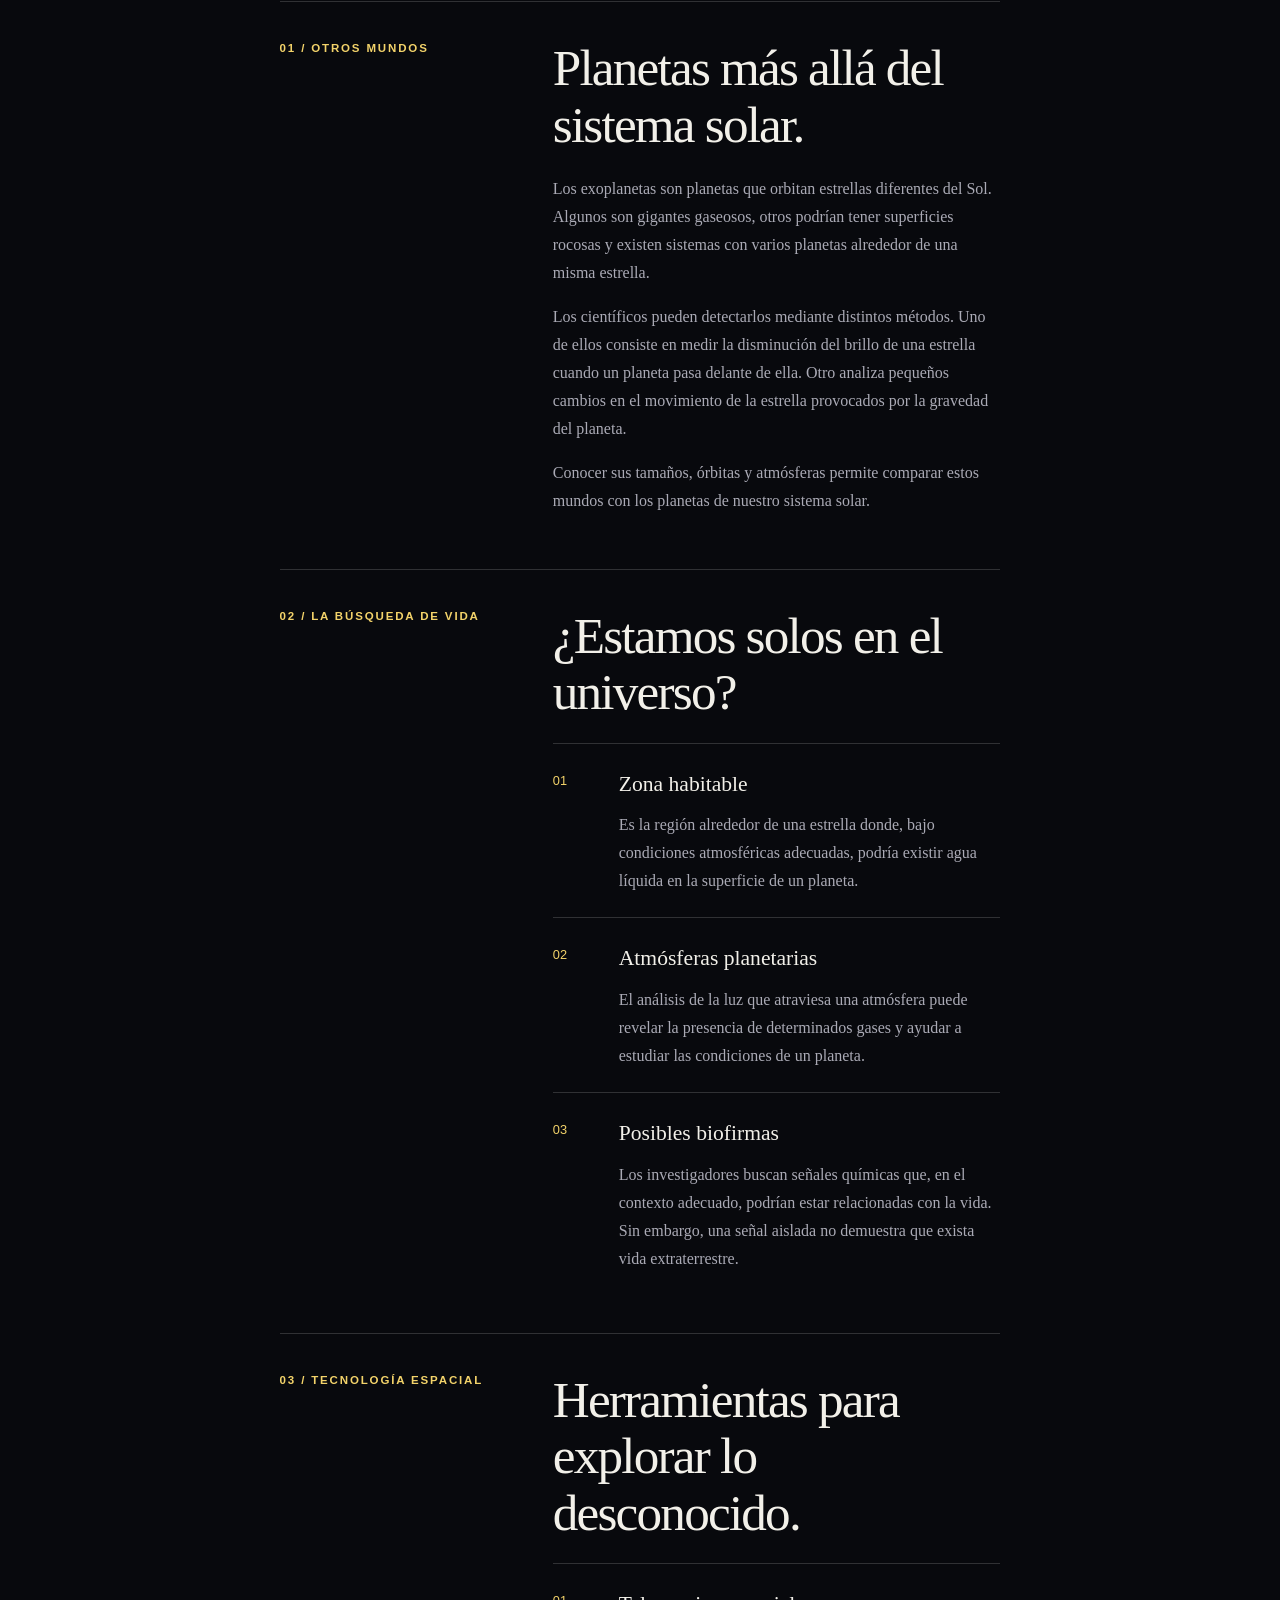
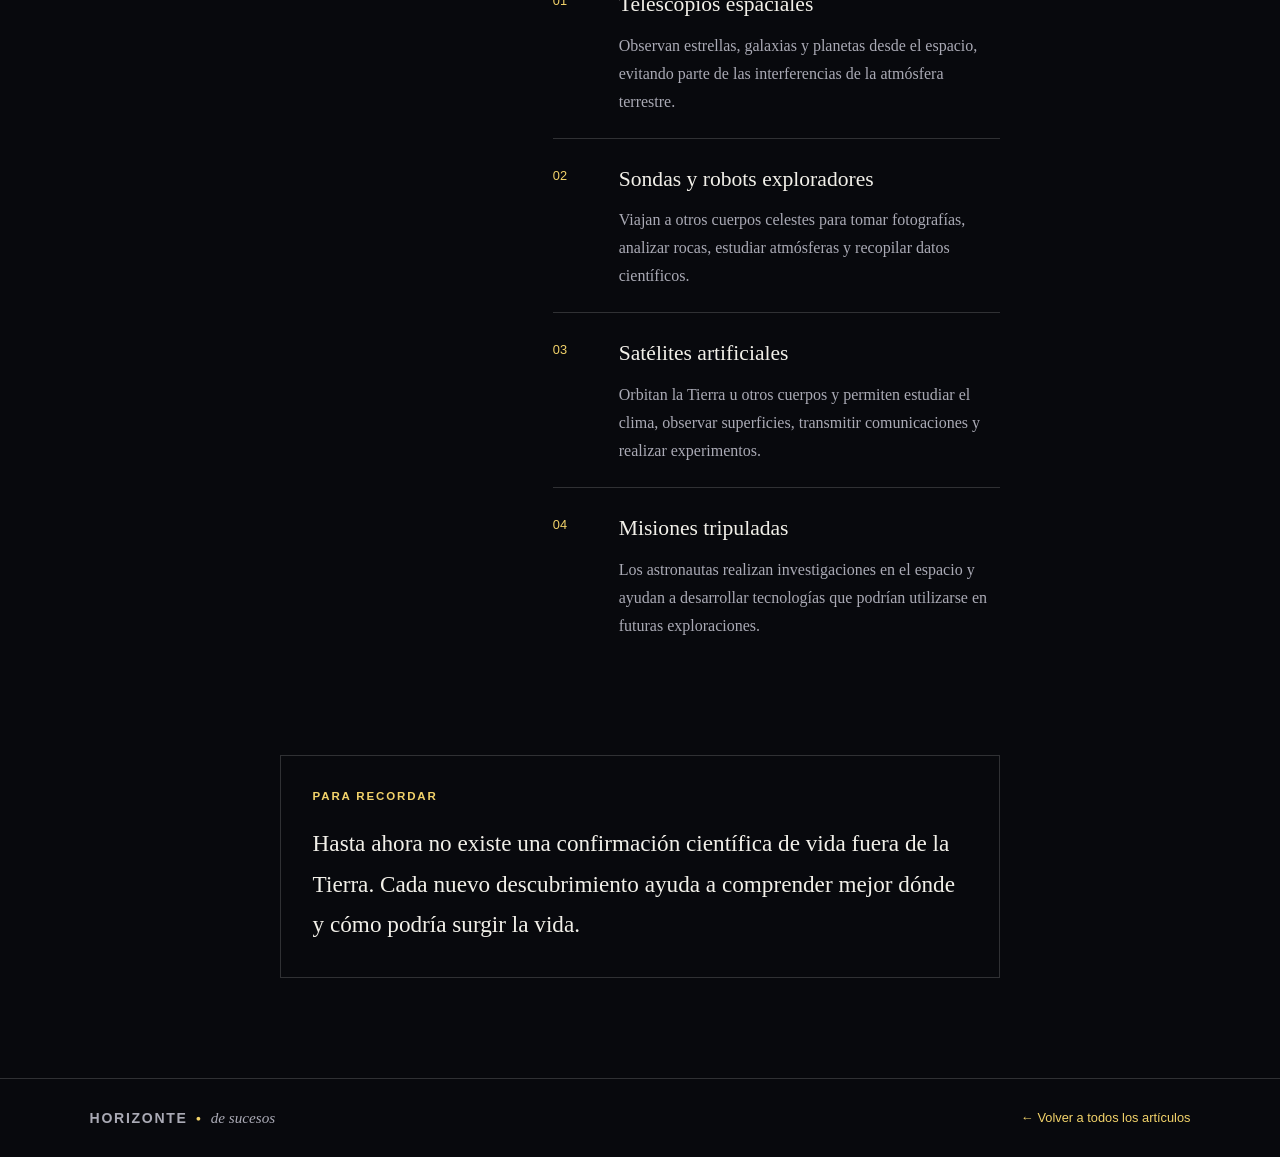
<file: exploracion_espacial.html>
<!DOCTYPE html>
<html lang="es">

<head>
    <meta charset="UTF-8">
    <meta name="viewport" content="width=device-width, initial-scale=1.0">
    <title>Exploración espacial | Horizonte de Sucesos</title>
    <link rel="stylesheet" href="styles2.css">
</head>

<body>

    <header class="barra-superior">
        <a class="logo" href="index.html">HORIZONTE <span class="logo-punto">●</span> <span class="logo-secundario">de sucesos</span></a>

        <nav>
            <a href="index.html">Inicio</a>
            <a class="activo" href="index.html#articulos">Artículos</a>
            <a href="index.html#contacto">Contacto</a>
        </nav>
    </header>

    <main>

        <section class="articulo-portada">
            <a class="volver" href="index.html#articulos">← Volver a los artículos</a>

            <p class="etiqueta-seccion">ARTÍCULO 05 · EXPLORACIÓN</p>

            <h1>Más allá<br>de la <em>Tierra.</em></h1>

            <p class="bajada">
                La humanidad explora el espacio para comprender otros mundos, estudiar el origen del universo e investigar si existen condiciones para la vida fuera de nuestro planeta.
            </p>

            <img class="imagen-principal" src="exploracion_espacial.jpeg" alt="Planeta visto desde el espacio">

        </section>

        <article class="contenido-articulo">

            <p class="introduccion">
                La exploración espacial utiliza telescopios, satélites, sondas robóticas y misiones tripuladas para estudiar el universo. Gracias a estas tecnologías hemos descubierto miles de exoplanetas y conocemos mejor los planetas, las lunas y otros cuerpos de nuestro sistema solar.
            </p>

            <section class="bloque-articulo">
                <p class="etiqueta-seccion">01 / OTROS MUNDOS</p>

                <div>
                    <h2>Planetas más allá del sistema solar.</h2>

                    <p>
                        Los exoplanetas son planetas que orbitan estrellas diferentes del Sol. Algunos son gigantes gaseosos, otros podrían tener superficies rocosas y existen sistemas con varios planetas alrededor de una misma estrella.
                    </p>

                    <p>
                        Los científicos pueden detectarlos mediante distintos métodos. Uno de ellos consiste en medir la disminución del brillo de una estrella cuando un planeta pasa delante de ella. Otro analiza pequeños cambios en el movimiento de la estrella provocados por la gravedad del planeta.
                    </p>

                    <p>
                        Conocer sus tamaños, órbitas y atmósferas permite comparar estos mundos con los planetas de nuestro sistema solar.
                    </p>
                </div>
            </section>

            <section class="bloque-articulo">
                <p class="etiqueta-seccion">02 / LA BÚSQUEDA DE VIDA</p>

                <div>
                    <h2>¿Estamos solos en el universo?</h2>

                    <div class="caracteristica">
                        <span class="numero">01</span>

                        <div>
                            <h3>Zona habitable</h3>
                            <p>
                                Es la región alrededor de una estrella donde, bajo condiciones atmosféricas adecuadas, podría existir agua líquida en la superficie de un planeta.
                            </p>
                        </div>
                    </div>

                    <div class="caracteristica">
                        <span class="numero">02</span>

                        <div>
                            <h3>Atmósferas planetarias</h3>
                            <p>
                                El análisis de la luz que atraviesa una atmósfera puede revelar la presencia de determinados gases y ayudar a estudiar las condiciones de un planeta.
                            </p>
                        </div>
                    </div>

                    <div class="caracteristica">
                        <span class="numero">03</span>

                        <div>
                            <h3>Posibles biofirmas</h3>
                            <p>
                                Los investigadores buscan señales químicas que, en el contexto adecuado, podrían estar relacionadas con la vida. Sin embargo, una señal aislada no demuestra que exista vida extraterrestre.
                            </p>
                        </div>
                    </div>

                </div>
            </section>

            <section class="bloque-articulo">
                <p class="etiqueta-seccion">03 / TECNOLOGÍA ESPACIAL</p>

                <div>
                    <h2>Herramientas para explorar lo desconocido.</h2>

                    <div class="caracteristica">
                        <span class="numero">01</span>

                        <div>
                            <h3>Telescopios espaciales</h3>
                            <p>
                                Observan estrellas, galaxias y planetas desde el espacio, evitando parte de las interferencias de la atmósfera terrestre.
                            </p>
                        </div>
                    </div>

                    <div class="caracteristica">
                        <span class="numero">02</span>

                        <div>
                            <h3>Sondas y robots exploradores</h3>
                            <p>
                                Viajan a otros cuerpos celestes para tomar fotografías, analizar rocas, estudiar atmósferas y recopilar datos científicos.
                            </p>
                        </div>
                    </div>

                    <div class="caracteristica">
                        <span class="numero">03</span>

                        <div>
                            <h3>Satélites artificiales</h3>
                            <p>
                                Orbitan la Tierra u otros cuerpos y permiten estudiar el clima, observar superficies, transmitir comunicaciones y realizar experimentos.
                            </p>
                        </div>
                    </div>

                    <div class="caracteristica">
                        <span class="numero">04</span>

                        <div>
                            <h3>Misiones tripuladas</h3>
                            <p>
                                Los astronautas realizan investigaciones en el espacio y ayudan a desarrollar tecnologías que podrían utilizarse en futuras exploraciones.
                            </p>
                        </div>
                    </div>

                </div>
            </section>

            <section class="dato-final">
                <p class="etiqueta-seccion">PARA RECORDAR</p>
                <p>
                    Hasta ahora no existe una confirmación científica de vida fuera de la Tierra. Cada nuevo descubrimiento ayuda a comprender mejor dónde y cómo podría surgir la vida.
                </p>
            </section>

        </article>

    </main>

    <footer class="pie">
        <a class="logo" href="index.html">HORIZONTE <span class="logo-punto">●</span> <span class="logo-secundario">de sucesos</span></a>

        <a href="index.html#articulos">← Volver a todos los artículos</a>
    </footer>

</body>
</html>
</file>
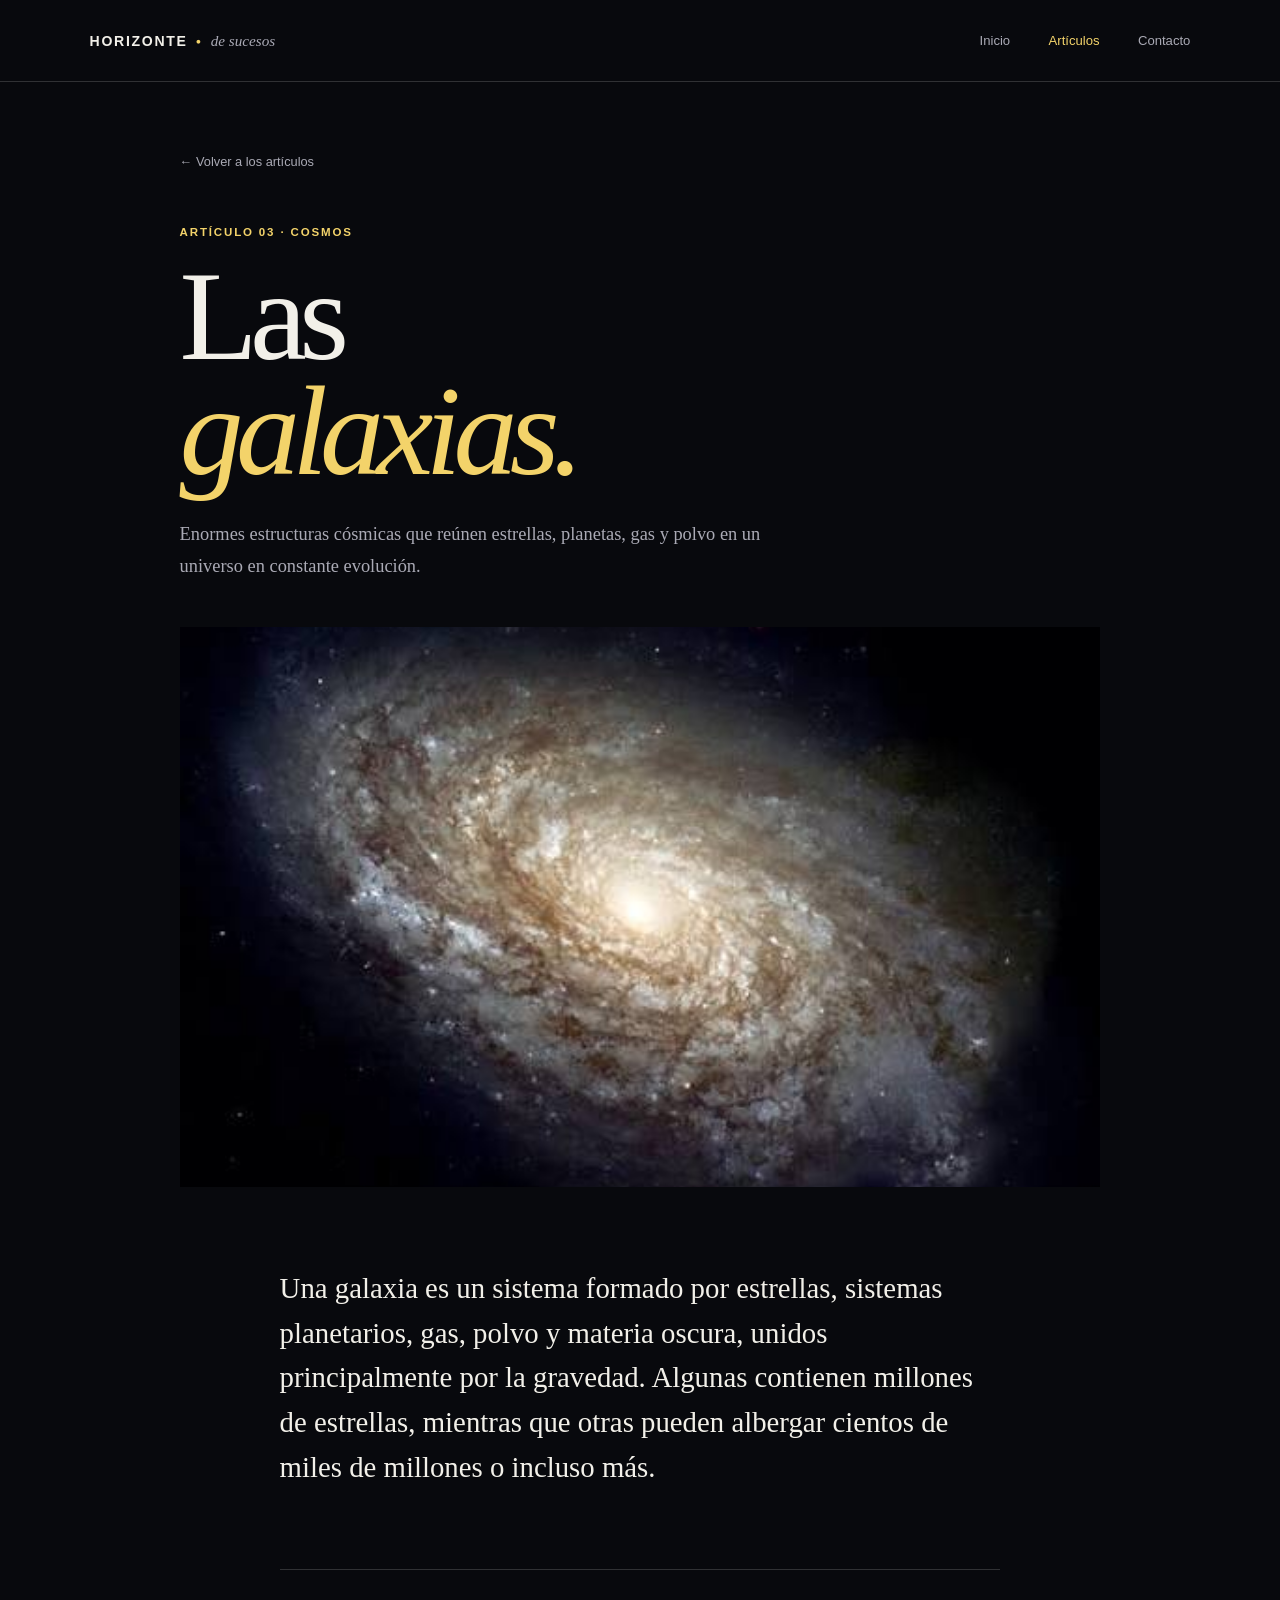
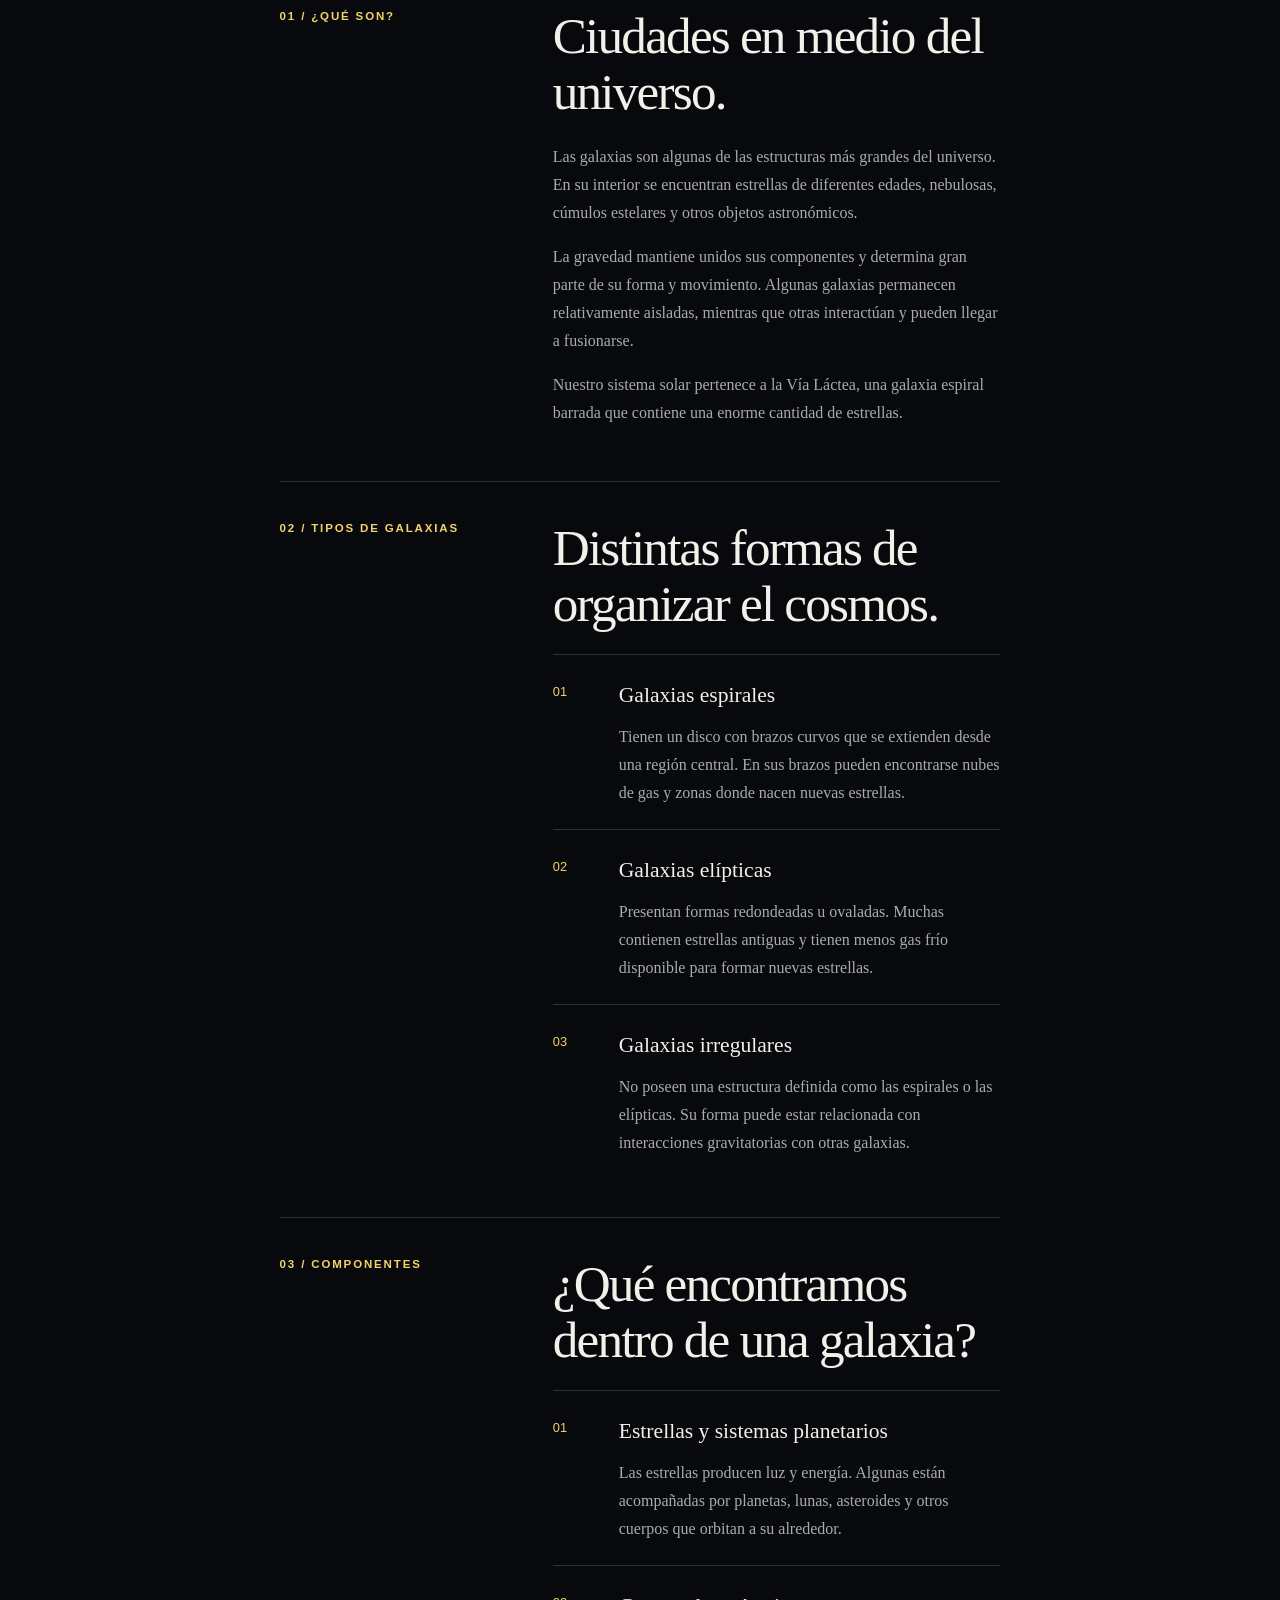
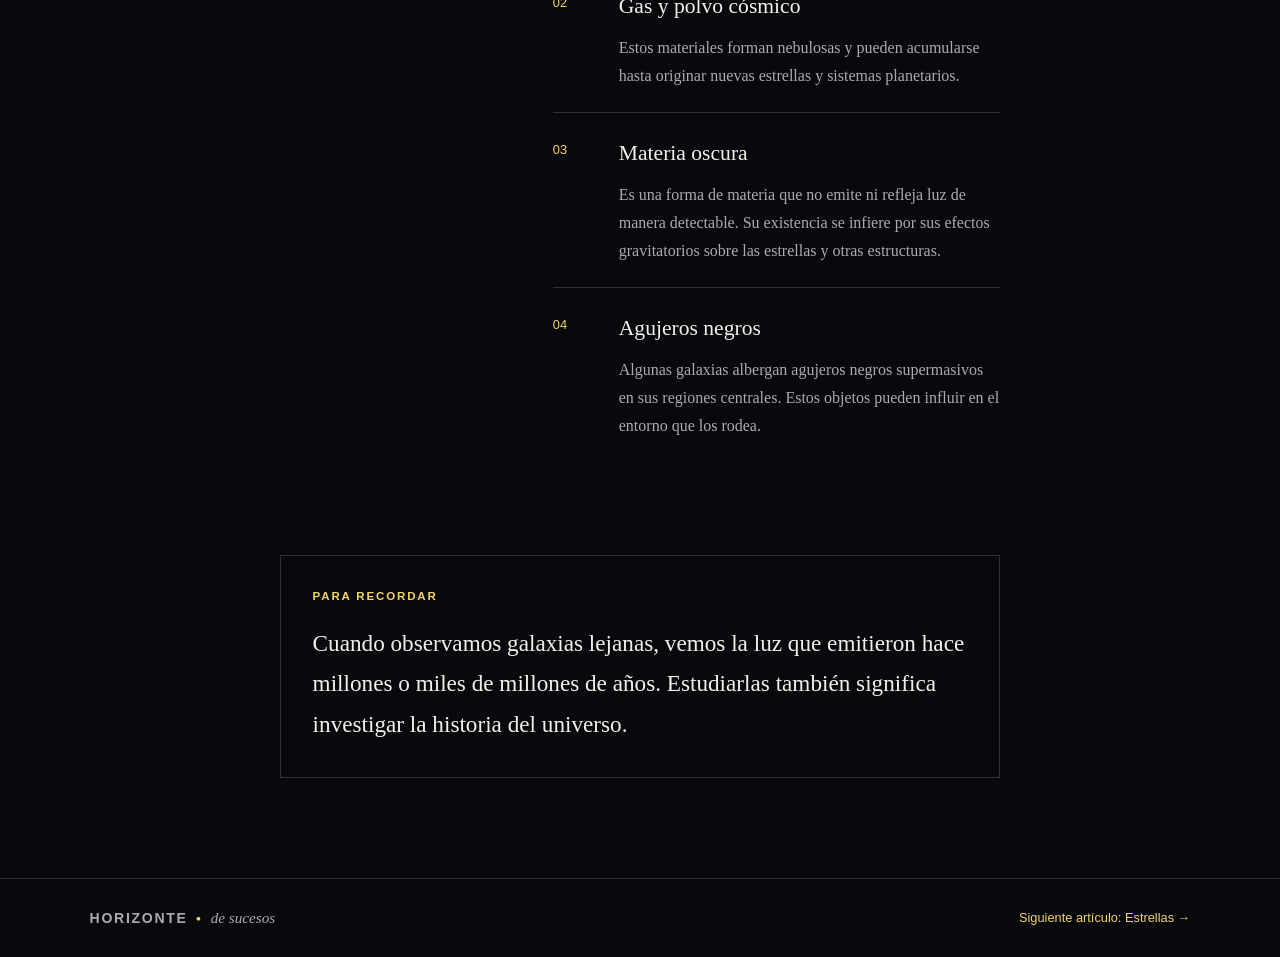
<file: galaxias.html>
<!DOCTYPE html>
<html lang="es">

<head>
    <meta charset="UTF-8">
    <meta name="viewport" content="width=device-width, initial-scale=1.0">
    <title>Galaxias | Horizonte de Sucesos</title>
    <link rel="stylesheet" href="styles2.css">
</head>

<body>

    <header class="barra-superior">
        <a class="logo" href="index.html">HORIZONTE <span class="logo-punto">●</span> <span class="logo-secundario">de sucesos</span></a>

        <nav>
            <a href="index.html">Inicio</a>
            <a class="activo" href="index.html#articulos">Artículos</a>
            <a href="index.html#contacto">Contacto</a>
        </nav>
    </header>

    <main>

        <section class="articulo-portada">
            <a class="volver" href="index.html#articulos">← Volver a los artículos</a>

            <p class="etiqueta-seccion">ARTÍCULO 03 · COSMOS</p>

            <h1>Las<br><em>galaxias.</em></h1>

            <p class="bajada">
                Enormes estructuras cósmicas que reúnen estrellas, planetas, gas y polvo en un universo en constante evolución.
            </p>

            <img class="imagen-principal" src="galaxia.jpeg" alt="Galaxia espiral rodeada de estrellas en el espacio">

        </section>

        <article class="contenido-articulo">

            <p class="introduccion">
                Una galaxia es un sistema formado por estrellas, sistemas planetarios, gas, polvo y materia oscura, unidos principalmente por la gravedad. Algunas contienen millones de estrellas, mientras que otras pueden albergar cientos de miles de millones o incluso más.
            </p>

            <section class="bloque-articulo">
                <p class="etiqueta-seccion">01 / ¿QUÉ SON?</p>

                <div>
                    <h2>Ciudades en medio del universo.</h2>

                    <p>
                        Las galaxias son algunas de las estructuras más grandes del universo. En su interior se encuentran estrellas de diferentes edades, nebulosas, cúmulos estelares y otros objetos astronómicos.
                    </p>

                    <p>
                        La gravedad mantiene unidos sus componentes y determina gran parte de su forma y movimiento. Algunas galaxias permanecen relativamente aisladas, mientras que otras interactúan y pueden llegar a fusionarse.
                    </p>

                    <p>
                        Nuestro sistema solar pertenece a la Vía Láctea, una galaxia espiral barrada que contiene una enorme cantidad de estrellas.
                    </p>
                </div>
            </section>

            <section class="bloque-articulo">
                <p class="etiqueta-seccion">02 / TIPOS DE GALAXIAS</p>

                <div>
                    <h2>Distintas formas de organizar el cosmos.</h2>

                    <div class="caracteristica">
                        <span class="numero">01</span>

                        <div>
                            <h3>Galaxias espirales</h3>
                            <p>
                                Tienen un disco con brazos curvos que se extienden desde una región central. En sus brazos pueden encontrarse nubes de gas y zonas donde nacen nuevas estrellas.
                            </p>
                        </div>
                    </div>

                    <div class="caracteristica">
                        <span class="numero">02</span>

                        <div>
                            <h3>Galaxias elípticas</h3>
                            <p>
                                Presentan formas redondeadas u ovaladas. Muchas contienen estrellas antiguas y tienen menos gas frío disponible para formar nuevas estrellas.
                            </p>
                        </div>
                    </div>

                    <div class="caracteristica">
                        <span class="numero">03</span>

                        <div>
                            <h3>Galaxias irregulares</h3>
                            <p>
                                No poseen una estructura definida como las espirales o las elípticas. Su forma puede estar relacionada con interacciones gravitatorias con otras galaxias.
                            </p>
                        </div>
                    </div>

                </div>
            </section>

            <section class="bloque-articulo">
                <p class="etiqueta-seccion">03 / COMPONENTES</p>

                <div>
                    <h2>¿Qué encontramos dentro de una galaxia?</h2>

                    <div class="caracteristica">
                        <span class="numero">01</span>

                        <div>
                            <h3>Estrellas y sistemas planetarios</h3>
                            <p>
                                Las estrellas producen luz y energía. Algunas están acompañadas por planetas, lunas, asteroides y otros cuerpos que orbitan a su alrededor.
                            </p>
                        </div>
                    </div>

                    <div class="caracteristica">
                        <span class="numero">02</span>

                        <div>
                            <h3>Gas y polvo cósmico</h3>
                            <p>
                                Estos materiales forman nebulosas y pueden acumularse hasta originar nuevas estrellas y sistemas planetarios.
                            </p>
                        </div>
                    </div>

                    <div class="caracteristica">
                        <span class="numero">03</span>

                        <div>
                            <h3>Materia oscura</h3>
                            <p>
                                Es una forma de materia que no emite ni refleja luz de manera detectable. Su existencia se infiere por sus efectos gravitatorios sobre las estrellas y otras estructuras.
                            </p>
                        </div>
                    </div>

                    <div class="caracteristica">
                        <span class="numero">04</span>

                        <div>
                            <h3>Agujeros negros</h3>
                            <p>
                                Algunas galaxias albergan agujeros negros supermasivos en sus regiones centrales. Estos objetos pueden influir en el entorno que los rodea.
                            </p>
                        </div>
                    </div>

                </div>
            </section>

            <section class="dato-final">
                <p class="etiqueta-seccion">PARA RECORDAR</p>
                <p>
                    Cuando observamos galaxias lejanas, vemos la luz que emitieron hace millones o miles de millones de años. Estudiarlas también significa investigar la historia del universo.
                </p>
            </section>

        </article>

    </main>

    <footer class="pie">
        <a class="logo" href="index.html">HORIZONTE <span class="logo-punto">●</span> <span class="logo-secundario">de sucesos</span></a>

        <a href="estrellas.html">Siguiente artículo: Estrellas →</a>
    </footer>

</body>
</html>
</file>
<file: styles.css>
:root {
    --fondo: #08090d;
    --superficie: #101117;
    --texto: #f2f0e9;
    --suave: #aaaab5;
    --amarillo: #f3d36a;
    --morado: #a99bd8;
    --linea: rgba(255, 255, 255, 0.16);
}

* {
    box-sizing: border-box;
}

html {
    scroll-behavior: smooth;
}

body {
    margin: 0;
    color: var(--texto);
    background: var(--fondo);
    font-family: Georgia, "Times New Roman", serif;
    line-height: 1.6;
}

a {
    color: inherit;
    text-decoration: none;
}

img {
    display: block;
    max-width: 100%;
}

.barra-superior {
    min-height: 82px;
    padding: 0 7%;
    display: flex;
    align-items: center;
    justify-content: space-between;
    gap: 24px;
    border-bottom: 1px solid var(--linea);
    background: var(--fondo);
}

.logo {
    display: inline-flex;
    align-items: center;
    gap: 8px;
    font: 700 0.88rem Arial, sans-serif;
    letter-spacing: 0.12em;
    white-space: nowrap;
}

.logo-punto {
    color: var(--amarillo);
    font-size: 0.55rem;
}

.logo-secundario {
    font: italic 400 0.95rem Georgia, serif;
    letter-spacing: 0;
    color: var(--suave);
}

nav {
    display: flex;
    gap: clamp(18px, 3vw, 42px);
}

nav a {
    color: var(--suave);
    font: 0.82rem Arial, sans-serif;
    transition: color 0.2s;
}

nav a:hover,
nav a.activo {
    color: var(--amarillo);
}

.portada {
    min-height: 600px;
    position: relative;
    display: flex;
    align-items: center;
    padding: 90px 7% 105px;
    overflow: hidden;
    border-bottom: 1px solid var(--linea);
    background: #08090d;
}

.portada-texto {
    position: relative;
    z-index: 1;
    max-width: 760px;
}

.sobrelinea,
.etiqueta-seccion {
    margin: 0 0 22px;
    color: var(--amarillo);
    font: 700 0.72rem / 1.5 Arial, sans-serif;
    letter-spacing: 0.16em;
}

.portada h1 {
    margin: 0;
    font-size: clamp(3.6rem, 8vw, 7.4rem);
    line-height: 0.98;
    letter-spacing: -0.055em;
    font-weight: 400;
}

.portada h1 em {
    color: var(--amarillo);
    font-weight: 400;
}

.descripcion {
    max-width: 470px;
    margin: 28px 0 30px;
    color: var(--suave);
    font-size: 1.06rem;
}

.boton {
    display: inline-flex;
    align-items: center;
    justify-content: space-between;
    gap: 28px;
    padding: 13px 18px;
    color: #111;
    background: var(--amarillo);
    border: 1px solid var(--amarillo);
    font: 700 0.82rem Arial, sans-serif;
    transition: background 0.2s, color 0.2s;
    cursor: pointer;
}

.boton:hover {
    background: transparent;
    color: var(--amarillo);
}

.numero-portada {
    position: absolute;
    right: 7%;
    bottom: 22px;
    margin: 0;
    color: #777984;
    font: 0.67rem Arial, sans-serif;
    letter-spacing: 0.14em;
}

.panel-linea {
    border-bottom: 1px solid var(--linea);
}

.sobre {
    display: grid;
    grid-template-columns: 1fr 1fr;
    gap: 8%;
    padding: 105px 10%;
}

.sobre h2,
.encabezado-seccion h2,
.contacto h2 {
    margin: 0;
    font-size: clamp(2.5rem, 5vw, 4.5rem);
    font-weight: 400;
    line-height: 1.04;
    letter-spacing: -0.04em;
}

.sobre-contenido {
    max-width: 520px;
    color: var(--suave);
    font-size: 1.04rem;
}

.sobre-contenido p:first-child {
    margin-top: 0;
}

.sobre-contenido strong {
    color: var(--amarillo);
    font-weight: 400;
}

.articulos {
    padding: 100px 10% 110px;
}

.encabezado-seccion {
    display: flex;
    align-items: end;
    justify-content: space-between;
    gap: 30px;
    margin-bottom: 55px;
}

.nota-seccion {
    color: var(--suave);
    font-size: 0.95rem;
}

.articulo {
    display: grid;
    grid-template-columns: 1.05fr 1fr;
    gap: 7%;
    align-items: center;
    padding: 34px 0;
    border-top: 1px solid var(--linea);
}

.articulo-invertido .articulo-imagen {
    order: 2;
}

.articulo-invertido .articulo-texto {
    order: 1;
}

.articulo-imagen {
    position: relative;
    display: block;
    overflow: hidden;
    background: var(--superficie);
    aspect-ratio: 1.42 / 1;
}

.articulo-imagen img {
    width: 100%;
    height: 100%;
    object-fit: cover;
    transition: transform 0.5s;
}

.articulo-imagen:hover img {
    transform: scale(1.035);
}

.flecha-imagen {
    position: absolute;
    right: 15px;
    bottom: 15px;
    display: grid;
    place-items: center;
    width: 38px;
    height: 38px;
    background: var(--amarillo);
    color: #111;
    font: 1.1rem Arial, sans-serif;
}

.articulo-texto h3 {
    margin: 0 0 15px;
    font-size: clamp(2.3rem, 4vw, 3.7rem);
    line-height: 1.05;
    font-weight: 400;
}

.articulo-texto > p:not(.etiqueta-seccion) {
    max-width: 450px;
    color: var(--suave);
}

.enlace-articulo {
    display: inline-flex;
    gap: 18px;
    margin-top: 12px;
    padding-bottom: 5px;
    color: var(--amarillo);
    border-bottom: 1px solid var(--amarillo);
    font: 0.82rem Arial, sans-serif;
}

.contacto {
    display: grid;
    grid-template-columns: 1fr 1fr;
    gap: 10%;
    padding: 100px 10%;
    background: #0c0d12;
}

.contacto-intro > p:last-child {
    max-width: 360px;
    color: var(--suave);
}

.formulario {
    display: flex;
    flex-direction: column;
    gap: 9px;
}

.formulario label {
    margin-top: 12px;
    font: 0.78rem Arial, sans-serif;
    color: var(--suave);
}

.formulario input,
.formulario textarea {
    width: 100%;
    padding: 13px 0;
    color: var(--texto);
    background: transparent;
    border: 0;
    border-bottom: 1px solid var(--linea);
    border-radius: 0;
    font: 1rem Georgia, serif;
    outline: none;
    resize: vertical;
}

.formulario input:focus,
.formulario textarea:focus {
    border-color: var(--amarillo);
}

.formulario input::placeholder,
.formulario textarea::placeholder {
    color: #6f717c;
}

.boton-enviar {
    align-self: flex-start;
    margin-top: 20px;
}

.respuesta {
    color: var(--amarillo);
    font: 0.8rem Arial, sans-serif;
}

.pie {
    display: flex;
    align-items: center;
    justify-content: space-between;
    flex-wrap: wrap;
    gap: 20px;
    padding: 28px 7%;
    color: var(--suave);
    font-size: 0.8rem;
}

.pie p {
    margin: 0;
}

.pie > a:last-child {
    color: var(--amarillo);
    font-family: Arial, sans-serif;
}

@media (max-width: 700px) {
    .barra-superior {
        padding: 20px 6%;
        align-items: flex-start;
        flex-direction: column;
    }

    .barra-superior nav {
        width: 100%;
        justify-content: space-between;
    }

    .portada {
        min-height: 540px;
        padding: 75px 6% 85px;
    }

    .portada h1 {
        font-size: clamp(3.2rem, 14vw, 5.3rem);
    }

    .numero-portada {
        right: 6%;
        font-size: 0.58rem;
    }

    .sobre,
    .contacto {
        grid-template-columns: 1fr;
        gap: 30px;
        padding: 70px 7%;
    }

    .articulos {
        padding: 70px 7%;
    }

    .encabezado-seccion {
        align-items: flex-start;
        flex-direction: column;
        gap: 12px;
    }

    .articulo {
        grid-template-columns: 1fr;
        gap: 24px;
        padding: 28px 0;
    }

    .articulo-invertido .articulo-imagen,
    .articulo-invertido .articulo-texto {
        order: initial;
    }

    .pie {
        padding: 25px 6%;
        flex-direction: column;
        align-items: flex-start;
    }
}
</file>
<file: styles2.css>
:root {
    --fondo: #08090d;
    --texto: #f2f0e9;
    --suave: #aaaab5;
    --amarillo: #f3d36a;
    --linea: rgba(255, 255, 255, 0.16);
}

* {
    box-sizing: border-box;
}

html {
    scroll-behavior: smooth;
}

body {
    margin: 0;
    background: var(--fondo);
    color: var(--texto);
    font: 1rem / 1.75 Georgia, "Times New Roman", serif;
}

a {
    color: inherit;
    text-decoration: none;
}

.barra-superior {
    min-height: 82px;
    padding: 0 7%;
    display: flex;
    align-items: center;
    justify-content: space-between;
    gap: 24px;
    border-bottom: 1px solid var(--linea);
}

.logo {
    display: inline-flex;
    align-items: center;
    gap: 8px;
    font: 700 0.88rem Arial, sans-serif;
    letter-spacing: 0.12em;
    white-space: nowrap;
}

.logo-punto {
    color: var(--amarillo);
    font-size: 0.55rem;
}

.logo-secundario {
    font: italic 400 0.95rem Georgia, serif;
    letter-spacing: 0;
    color: var(--suave);
}

nav {
    display: flex;
    gap: clamp(18px, 3vw, 42px);
}

nav a {
    color: var(--suave);
    font: 0.82rem Arial, sans-serif;
}

nav a:hover,
nav a.activo {
    color: var(--amarillo);
}

.articulo-portada {
    max-width: 1100px;
    margin: auto;
    padding: 65px 7% 0;
}

.volver {
    display: inline-block;
    margin-bottom: 55px;
    color: var(--suave);
    font: 0.8rem Arial, sans-serif;
}

.volver:hover {
    color: var(--amarillo);
}

.etiqueta-seccion {
    margin: 0 0 18px;
    color: var(--amarillo);
    font: 700 0.72rem / 1.5 Arial, sans-serif;
    letter-spacing: 0.16em;
}

h1 {
    margin: 0;
    font-size: clamp(4rem, 10vw, 8.5rem);
    font-weight: 400;
    line-height: 0.9;
    letter-spacing: -0.06em;
}

h1 em {
    color: var(--amarillo);
    font-weight: 400;
}

.bajada {
    max-width: 600px;
    margin: 28px 0 45px;
    color: var(--suave);
    font-size: 1.15rem;
}

.imagen-principal {
    width: 100%;
    max-height: 560px;
    object-fit: cover;
    background: #11131a;
}

.contenido-articulo {
    max-width: 900px;
    margin: auto;
    padding: 70px 7% 100px;
}

.introduccion {
    margin: 0 0 80px;
    font-size: clamp(1.3rem, 2.6vw, 1.8rem);
    line-height: 1.55;
}

.bloque-articulo {
    display: grid;
    grid-template-columns: 0.65fr 1.35fr;
    gap: 8%;
    padding: 38px 0;
    border-top: 1px solid var(--linea);
}

.bloque-articulo h2 {
    margin: 0 0 22px;
    font-size: clamp(2rem, 4vw, 3.3rem);
    font-weight: 400;
    line-height: 1.1;
    letter-spacing: -0.035em;
}

.bloque-articulo p {
    color: var(--suave);
}

.bloque-articulo .etiqueta-seccion {
    color: var(--amarillo);
}

.caracteristica {
    display: grid;
    grid-template-columns: 48px 1fr;
    gap: 18px;
    padding: 22px 0;
    border-top: 1px solid var(--linea);
}

.caracteristica .numero {
    color: var(--amarillo);
    font: 0.8rem Arial, sans-serif;
    padding-top: 7px;
}

.caracteristica h3 {
    margin: 0 0 8px;
    font-size: 1.35rem;
    font-weight: 400;
}

.caracteristica p {
    margin: 0;
}

.dato-final {
    margin-top: 55px;
    padding: 32px;
    border: 1px solid var(--linea);
}

.dato-final p:last-child {
    margin: 0;
    font-size: 1.45rem;
}

.pie {
    display: flex;
    align-items: center;
    justify-content: space-between;
    gap: 20px;
    flex-wrap: wrap;
    padding: 28px 7%;
    border-top: 1px solid var(--linea);
    color: var(--suave);
    font-size: 0.8rem;
}

.pie > a:last-child {
    color: var(--amarillo);
    font-family: Arial, sans-serif;
}

@media (max-width: 650px) {
    .barra-superior {
        padding: 20px 6%;
        align-items: flex-start;
        flex-direction: column;
    }

    .barra-superior nav {
        width: 100%;
        justify-content: space-between;
    }

    .articulo-portada {
        padding: 40px 6% 0;
    }

    .volver {
        margin-bottom: 40px;
    }

    .contenido-articulo {
        padding: 55px 7% 70px;
    }

    .introduccion {
        margin-bottom: 50px;
    }

    .bloque-articulo {
        grid-template-columns: 1fr;
        gap: 10px;
    }

    .dato-final {
        padding: 22px;
    }

    .pie {
        padding: 25px 6%;
        align-items: flex-start;
        flex-direction: column;
    }
}
</file>
